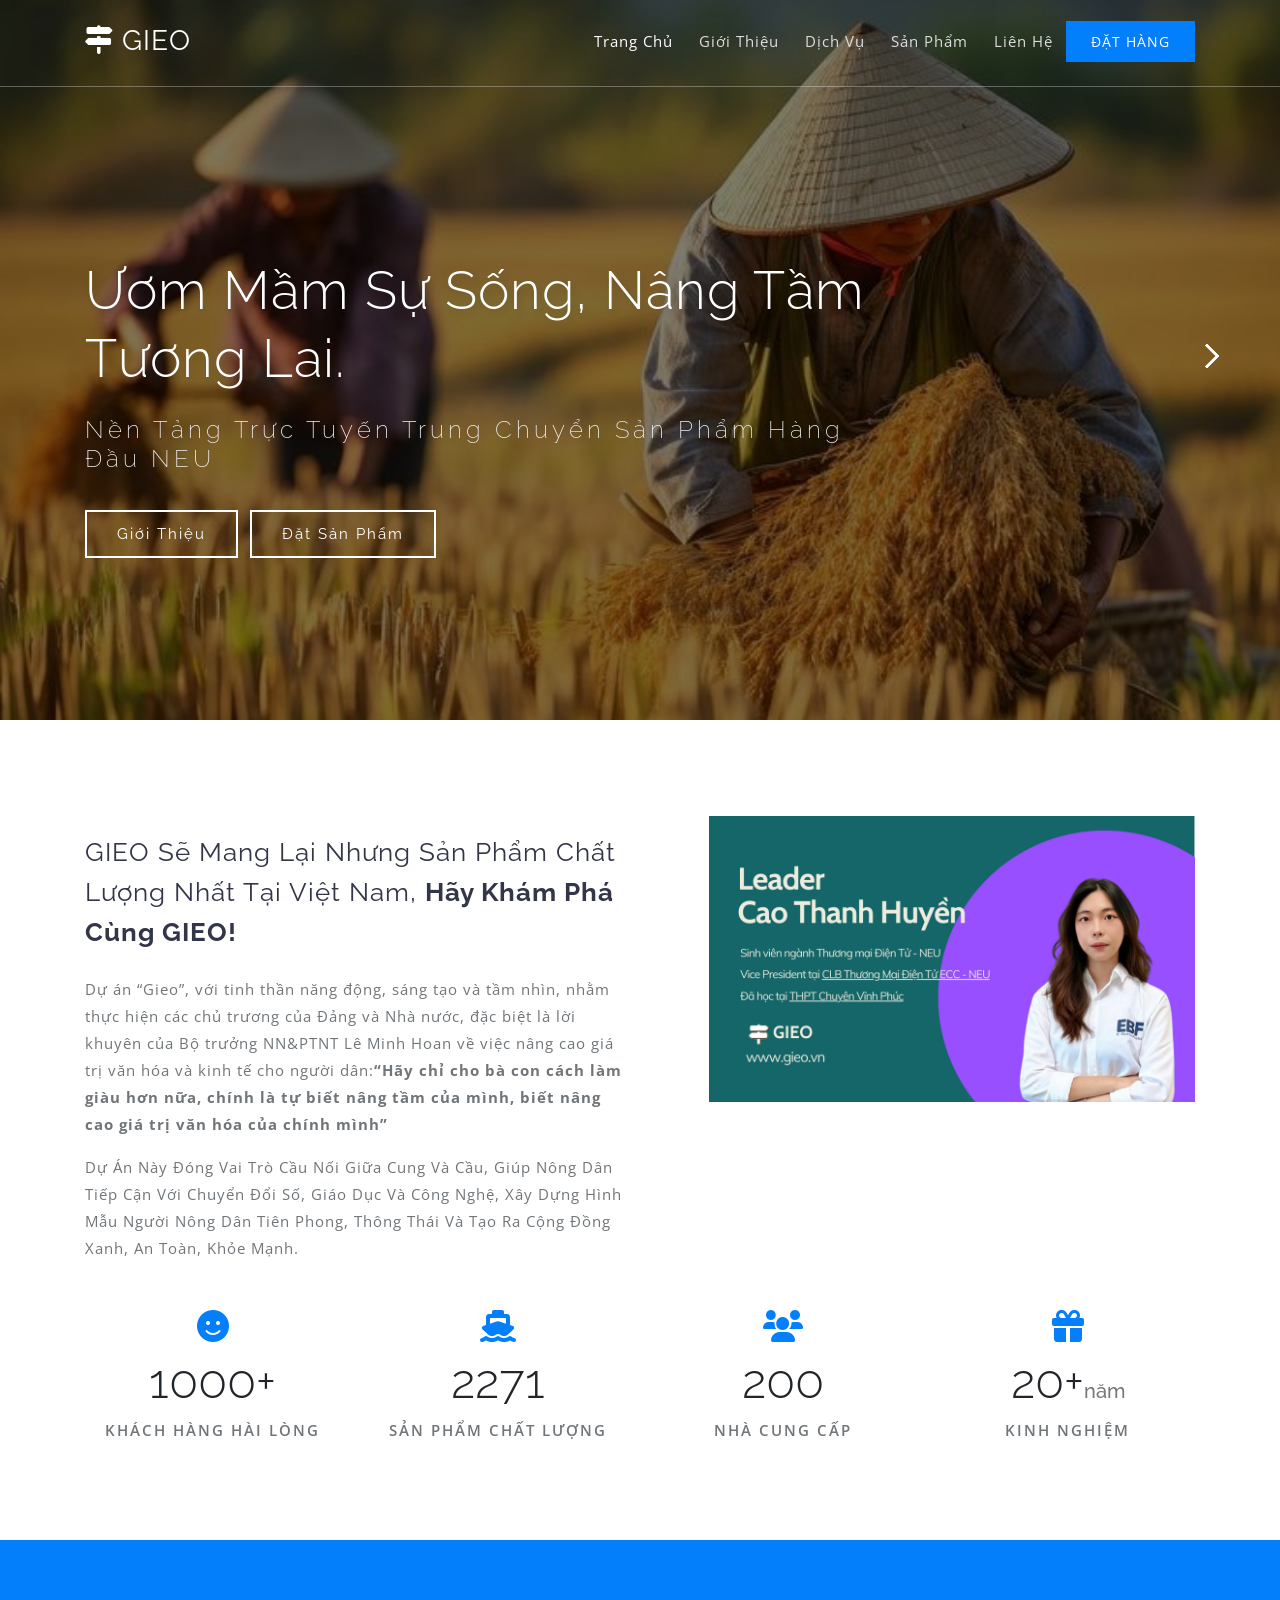
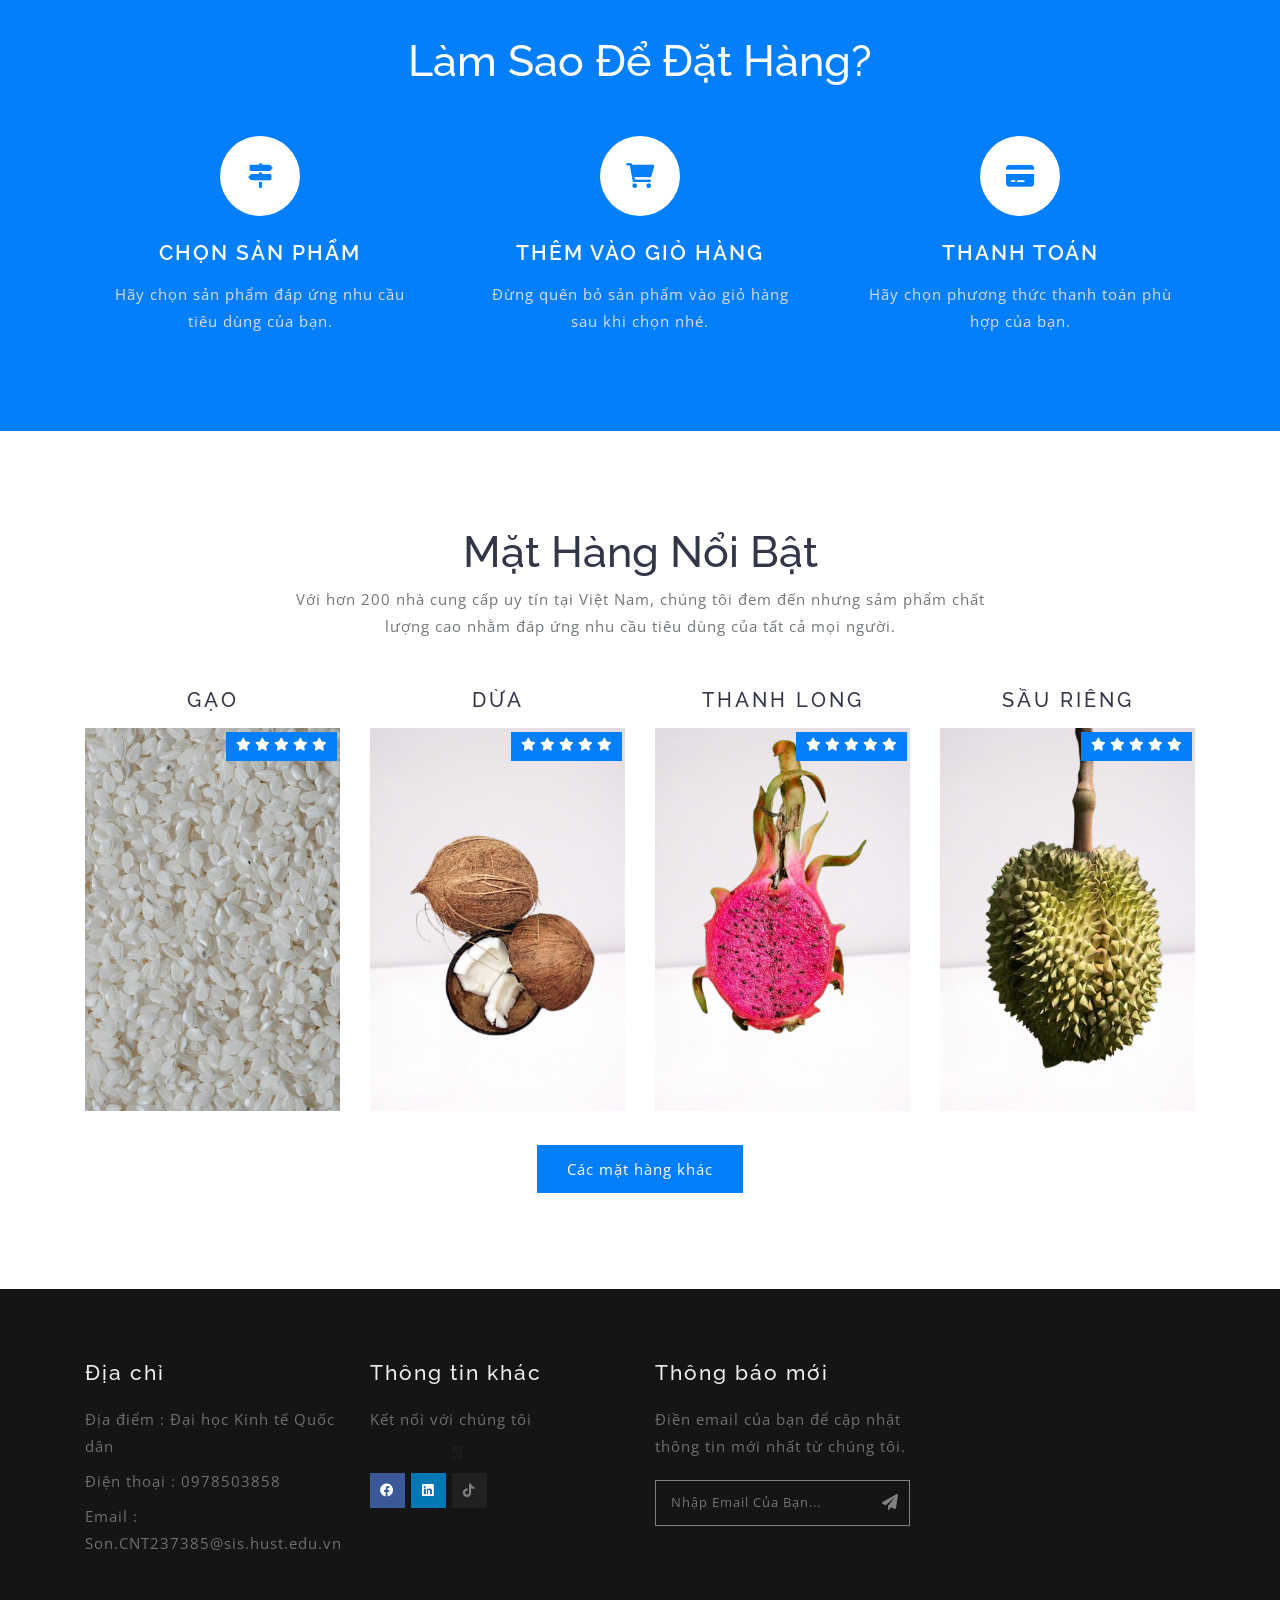
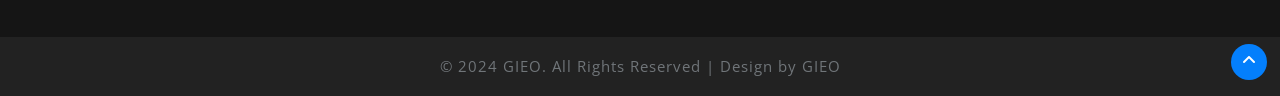
<file: index.html>
<!DOCTYPE html>
<html lang="vi">
<head>
<title>GIEO - Ươm mầm sự sống, nâng tầm tương lai</title>
<meta name="viewport" content="width=device-width, initial-scale=1">
<meta charset="utf-8">
<meta name="keywords" content="GIEO - Ươm mầm sự sống, nâng tầm tương lai" />

    <script>
        addEventListener("load", function () {
            setTimeout(hideURLbar, 0);
        }, false);

        function hideURLbar() {
            window.scrollTo(0, 1);
        }
    </script>
	
	<!-- css files -->
    <link href="css/bootstrap.css" rel='stylesheet' type='text/css' /><!-- bootstrap css -->
    <link href="css/style.css" rel='stylesheet' type='text/css' /><!-- custom css -->
    <link href="css/font-awesome.min.css" rel="stylesheet"><!-- fontawesome css -->
	<!-- //css files -->
	
	<link href="css/css_slider.css" type="text/css" rel="stylesheet" media="all">

	<!-- google fonts -->
	<link href="//fonts.googleapis.com/css?family=Open+Sans:300,300i,400,400i,600,600i,700,700i,800,800i" rel="stylesheet">
	<link href="//fonts.googleapis.com/css?family=Raleway:100,100i,200,200i,300,300i,400,400i,500,500i,600,600i,700,700i,800,800i,900,900i" rel="stylesheet">
	<!-- //google fonts -->

	<!-- tiktok icon -->
	<link rel="stylesheet" href="https://cdnjs.cloudflare.com/ajax/libs/font-awesome/6.0.0-beta3/css/all.min.css">
	<!-- //tiktok icon -->

	
</head>
<body>

<!-- header -->
<header>
	<div class="container">
		<!-- nav -->
		<nav class="py-md-4 py-3 d-lg-flex">
			<div id="logo">
				<h1 class="mt-md-0 mt-2"> <a href="index.html"><span class="fa fa-map-signs"></span> GIEO </a></h1>
			</div>
			<label for="drop" class="toggle"><span class="fa fa-bars"></span></label>
			<input type="checkbox" id="drop" />
			<ul class="menu ml-auto mt-1">
				<li class="active"><a href="index.html">Trang chủ</a></li>
				<li class=""><a href="about.html">Giới thiệu</a></li>
				<li class=""><a href="services.html">Dịch vụ</a></li>
				<li class=""><a href="packages.html">Sản phẩm</a></li>
				<li class=""><a href="contact.html">Liên hệ</a></li>
				<li class="booking"><a href="booking.html">Đặt hàng</a></li>
			</ul>
		</nav>
		<!-- //nav -->
	</div>
</header>
<!-- //header -->

<!-- banner -->
<section class="banner_w3lspvt" id="home">
	<div class="csslider infinity" id="slider1">
		<input type="radio" name="slides" checked="checked" id="slides_1" />
		<input type="radio" name="slides" id="slides_2" />
		<input type="radio" name="slides" id="slides_3" />
		<input type="radio" name="slides" id="slides_4" />
		<ul>
			<li>
				<div class="banner-top">
					<div class="overlay">
						<div class="container">
							<div class="w3layouts-banner-info">
								<h3 class="text-wh">Ươm mầm sự sống, nâng tầm tương lai.</h3>
								<h4 class="text-wh">Nền tảng trực tuyến trung chuyển sản phẩm hàng đầu NEU</h4>
								<div class="buttons mt-4">
									<a href="about.html" class="btn mr-2">Giới thiệu</a>
									<a href="booking.html" class="btn">Đặt sản phẩm</a>
								</div>
							</div>
						</div>
					</div>
				</div>
			</li>
			<li>
				<div class="banner-top1">
					<div class="overlay">
						<div class="container">
							<div class="w3layouts-banner-info">
								<h3 class="text-wh">Giải pháp nông nghiệp Việt</h3>
								<h4 class="text-wh">Nhanh - Hiện đại - Thuận tiện</h4>
								<div class="buttons mt-4">
									<a href="services.html" class="btn mr-2">Dịch vụ</a>
									<a href="booking.html" class="btn">Đặt sản phẩm</a>
								</div>
							</div>
						</div>
					</div>
				</div>
			</li>
			<li>
				<div class="banner-top2">
					<div class="overlay">
						<div class="container">
							<div class="w3layouts-banner-info">
								<h3 class="text-wh">Đa dạng các mặt hàng chất lượng</h3>
								<h4 class="text-wh">Xanh - Sạch - Không chất bảo quản</h4>
								<div class="buttons mt-4">
									<a href="packages.html" class="btn mr-2">Sản phẩm</a>
									<a href="booking.html" class="btn">Đặt sản phẩm</a>
								</div>
							</div>
						</div>
					</div>
				</div>
			</li>
			<li>
				<div class="banner-top3">
					<div class="overlay1">
						<div class="container">
							<div class="w3layouts-banner-info">
								<h3 class="text-wh">Chuyên gia marketing số 1 NEU</h3>
								<h4 class="text-wh">Thân thiện - Chuyên nghiệp - Tận tâm</h4>
								<div class="buttons mt-4">
									<a href="contact.html" class="btn mr-2">Liên hệ</a>
									<a href="booking.html" class="btn">Đặt sản phẩm</a>
								</div>
							</div>
						</div>
					</div>
				</div>
			</li>
		</ul>
		<div class="arrows">
			<label for="slides_1"></label>
			<label for="slides_2"></label>
			<label for="slides_3"></label>
			<label for="slides_4"></label>
		</div>
	</div>
</section>
<!-- //banner -->

<!-- about -->
<section class="about py-5">
	<div class="container py-lg-5 py-sm-4">
		<div class="row">
			<div class="col-lg-6 about-left">
				<h3 class="mt-lg-3">GIEO sẽ mang lại nhưng sản phẩm chất lượng nhất tại Việt Nam, <strong>Hãy khám phá cùng GIEO!</strong></h3>
				<p class="mt-4">Dự án “Gieo”, với tinh thần năng động, sáng tạo và tầm nhìn, nhằm thực hiện các chủ trương của Đảng và Nhà nước, đặc biệt là lời khuyên của Bộ trưởng NN&PTNT Lê Minh Hoan về việc nâng cao giá trị văn hóa và kinh tế cho người dân:<strong>“Hãy chỉ cho bà con cách làm giàu hơn nữa, chính là tự biết nâng tầm của mình, biết nâng cao giá trị văn hóa của chính mình”</strong></p>
				<p class="mt-3"> Dự Án Này Đóng Vai Trò Cầu Nối Giữa Cung Và Cầu, Giúp Nông Dân Tiếp Cận Với Chuyển Đổi Số, Giáo Dục Và Công Nghệ, Xây Dựng Hình Mẫu Người Nông Dân Tiên Phong, Thông Thái Và Tạo Ra Cộng Đồng Xanh, An Toàn, Khỏe Mạnh.</p>
			</div>
			<div class="col-lg-6 about-right text-lg-right mt-lg-0 mt-5">
				<img src="images/index.png" alt="" class="img-fluid abt-image" />
			</div>
		</div>
		<div class="row mt-5 text-center">
			<div class="col-lg-3 col-6">
				<div class="counter">
					<span class="fa fa-smile-o"></span>
					<div class="timer count-title count-number">1000+</div>
					<p class="count-text text-uppercase">Khách hàng hài lòng</p>
				</div>
			</div>
			<div class="col-lg-3 col-6">
				<div class="counter">
					<span class="fa fa-ship"></span>
					<div class="timer count-title count-number">2271</div>
					<p class="count-text text-uppercase">Sản phẩm chất lượng</p>
				</div>
			</div>
			<div class="col-lg-3 col-6 mt-lg-0 mt-5">
				<div class="counter">
					<span class="fa fa-users"></span>
					<div class="timer count-title count-number">200</div>
					<p class="count-text text-uppercase">Nhà cung cấp</p>
				</div>
			</div>
			<div class="col-lg-3 col-6 mt-lg-0 mt-5">
				<div class="counter">
					<span class="fa fa-gift"></span>
					<div class="timer count-title count-number">20+<span>năm</span></div>
					<p class="count-text text-uppercase">Kinh nghiệm</p>
				</div>
			</div>
		</div>
	</div>
</section>
<!-- //about -->

<!-- how to book -->
<section class="book py-5">
	<div class="container py-lg-5 py-sm-3">
		<h2 class="heading text-capitalize text-center"> Làm sao để đặt hàng?</h2>
		<div class="row mt-5 text-center">
			<div class="col-lg-4 col-sm-6">
				<div class="grid-info">
					<div class="icon">
						<span class="fa fa-map-signs"></span>
					</div>
					<h4>Chọn sản phẩm</h4>
					<p class="mt-3">Hãy chọn sản phẩm đáp ứng nhu cầu tiêu dùng của bạn.</p>
				</div>
			</div>
			<div class="col-lg-4 col-sm-6 mt-sm-0 mt-5">
				<div class="grid-info">
					<div class="icon">
						<span class="fa fa-shopping-cart"></span>
					</div>
					<h4>Thêm vào giỏ hàng</h4>
					<p class="mt-3">Đừng quên bỏ sản phẩm vào giỏ hàng sau khi chọn nhé.</p>
				</div>
			</div>
			<div class="col-lg-4 col-sm-6 mt-lg-0 mt-5">
				<div class="grid-info">
					<div class="icon">
						<span class="fa fa-credit-card"></span>
					</div>
					<h4>Thanh toán</h4>
					<p class="mt-3">Hãy chọn phương thức thanh toán phù hợp của bạn.</p>
				</div>
			</div>
		</div>
	</div>
</section>
<!-- //how to book -->
	
<!-- destinations -->
<section class="destinations py-5" id="destinations">
	<div class="container py-xl-5 py-lg-3">
		<h3 class="heading text-capitalize text-center"> Mặt hàng nổi bật</h3>
		<p class="text mt-2 mb-5 text-center">Với hơn 200 nhà cung cấp uy tín tại Việt Nam, chúng tôi đem đến nhưng sảm phẩm chất lượng cao nhằm đáp ứng nhu cầu tiêu dùng của tất cả mọi người.</p>
		<div class="row inner-sec-w3layouts-w3pvt-lauinfo">
			<div class="col-md-3 col-sm-6 col-6 destinations-grids text-center">
				<h4 class="destination mb-3">Gạo</h4>
				<div class="image-position position-relative">
					<img src="images/rice.jpeg" class="img-fluid" alt="">
					<div class="rating">
						<ul>
							<li><span class="fa fa-star"></span></li>
							<li><span class="fa fa-star"></span></li>
							<li><span class="fa fa-star"></span></li>
							<li><span class="fa fa-star"></span></li>
							<li><span class="fa fa-star"></span></li>
						</ul>
					</div>
				</div>
				<div class="destinations-info">
					<div class="caption mb-lg-3">
						<h4>Gạo</h4>
						<a href="booking.html">Đặt ngay</a>
					</div>
				</div>
			</div>
			<div class="col-md-3 col-sm-6 col-6 destinations-grids text-center">
				<h4 class="destination mb-3">Dừa</h4>
				<div class="image-position position-relative">
					<img src="images/coconut.png" class="img-fluid" alt="">
					<div class="rating">
						<ul>
							<li><span class="fa fa-star"></span></li>
							<li><span class="fa fa-star"></span></li>
							<li><span class="fa fa-star"></span></li>
							<li><span class="fa fa-star"></span></li>
							<li><span class="fa fa-star"></span></li>
						</ul>
					</div>
				</div>
				<div class="destinations-info">
					<div class="caption mb-lg-3">
						<h4>Dừa</h4>
						<a href="booking.html">Đặt ngay</a>
					</div>
				</div>
			</div>
			<div class="col-md-3 col-sm-6 col-6 destinations-grids text-center mt-md-0 mt-4">
				<h4 class="destination mb-3">Thanh long</h4>
				<div class="image-position position-relative">
					<img src="images/dragonfruit.png" class="img-fluid" alt="">
					<div class="rating">
						<ul>
							<li><span class="fa fa-star"></span></li>
							<li><span class="fa fa-star"></span></li>
							<li><span class="fa fa-star"></span></li>
							<li><span class="fa fa-star"></span></li>
							<li><span class="fa fa-star"></span></li>
						</ul>
					</div>
				</div>
				<div class="destinations-info">
					<div class="caption mb-lg-3">
						<h4>Thanh long</h4>
						<a href="booking.html">Đặt ngay</a>
					</div>
				</div>
			</div>
			<div class="col-md-3 col-sm-6 col-6 destinations-grids text-center mt-md-0 mt-4">
				<h4 class="destination mb-3">Sầu riêng</h4>
				<div class="image-position position-relative">
					<img src="images/durian.png" class="img-fluid" alt="">
					<div class="rating">
						<ul>
							<li><span class="fa fa-star"></span></li>
							<li><span class="fa fa-star"></span></li>
							<li><span class="fa fa-star"></span></li>
							<li><span class="fa fa-star"></span></li>
							<li><span class="fa fa-star"></span></li>
						</ul>
					</div>
				</div>
				<div class="destinations-info">
					<div class="caption mb-lg-3">
						<h4>Sầu riêng</h4>
						<a href="booking.html">Đặt ngay</a>
					</div>
				</div>
			</div>
		</div>
		<div class="view-package text-center mt-4">
			<a href="packages.html">Các mặt hàng khác</a>
		</div>
	</div>
</section>
<!-- destinations -->

<!--footer -->
<footer>
<section class="footer footer_w3layouts_section_1its py-5">
	<div class="container py-lg-4 py-3">
		<div class="row footer-top">
			<div class="col-lg-3 col-sm-6 footer-grid_section_1its_w3">
				<div class="footer-title">
					<h3>Địa chỉ</h3>
				</div>
				<div class="footer-text">
					<p>Địa điểm : Đại học Kinh tế Quốc dân</p>
					<p>Điện thoại : 0978503858</p>
					<p>Email : <a href="mailto:Son.CNT237385@sis.hust.edu.vn">Son.CNT237385@sis.hust.edu.vn</a></p>
				</div>
			</div>
			<div class="col-lg-3 col-sm-6 footer-grid_section mt-sm-0 mt-4">
				<div class="footer-title">
					<h3>Thông tin khác</h3>
				</div>
				<div class="footer-text">
					<p>Kết nối với chúng tôi</p>
				</div>
				<ul class="social_section_1info">
					<li class="mb-2 facebook"><a href="https://www.facebook.com/bluestar1419"><span class="fab fa-facebook"></span></a></li>
					<li class="linkedin"><a href="https://www.linkedin.com/in/s%C6%A1n-th%C3%A1i-48776a19a/"><span class="fab fa-linkedin"></span></a></li>
					<li class="fa-tiktok"><a href="https://www.tiktok.com/"><span class="fab fa-tiktok"></span></a></li>
				</ul>
			</div>
			<div class="col-lg-3 col-sm-6 mt-lg-0 mt-4 footer-grid_section_1its_w3">
				<div class="footer-title">
					<h3>Thông báo mới</h3>
				</div>
				<div class="footer-text">
					<p>Điền email của bạn để cập nhật thông tin mới nhất từ chúng tôi.</p>
					<form action="#" method="post">
						<input type="email" name="Email" placeholder="Nhập email của bạn..." required="">
						<button class="btn1"><i class="fa fa-paper-plane" aria-hidden="true"></i></button>
						<div class="clearfix"> </div>
					</form>
				</div>
			</div>
		</div>
	</div>
</section>
</footer>
<!-- //footer -->

<!-- copyright -->
<div class="copyright py-3 text-center">
	<p>© 2024 GIEO. All Rights Reserved | Design by GIEO</p>
</div>
<!-- //copyright -->

<!-- move top -->
<div class="move-top text-right">
	<a href="#home" class="move-top"> 
		<span class="fa fa-angle-up  mb-3" aria-hidden="true"></span>
	</a>
</div>
<!-- move top -->

	
</body>
</html>
</file>
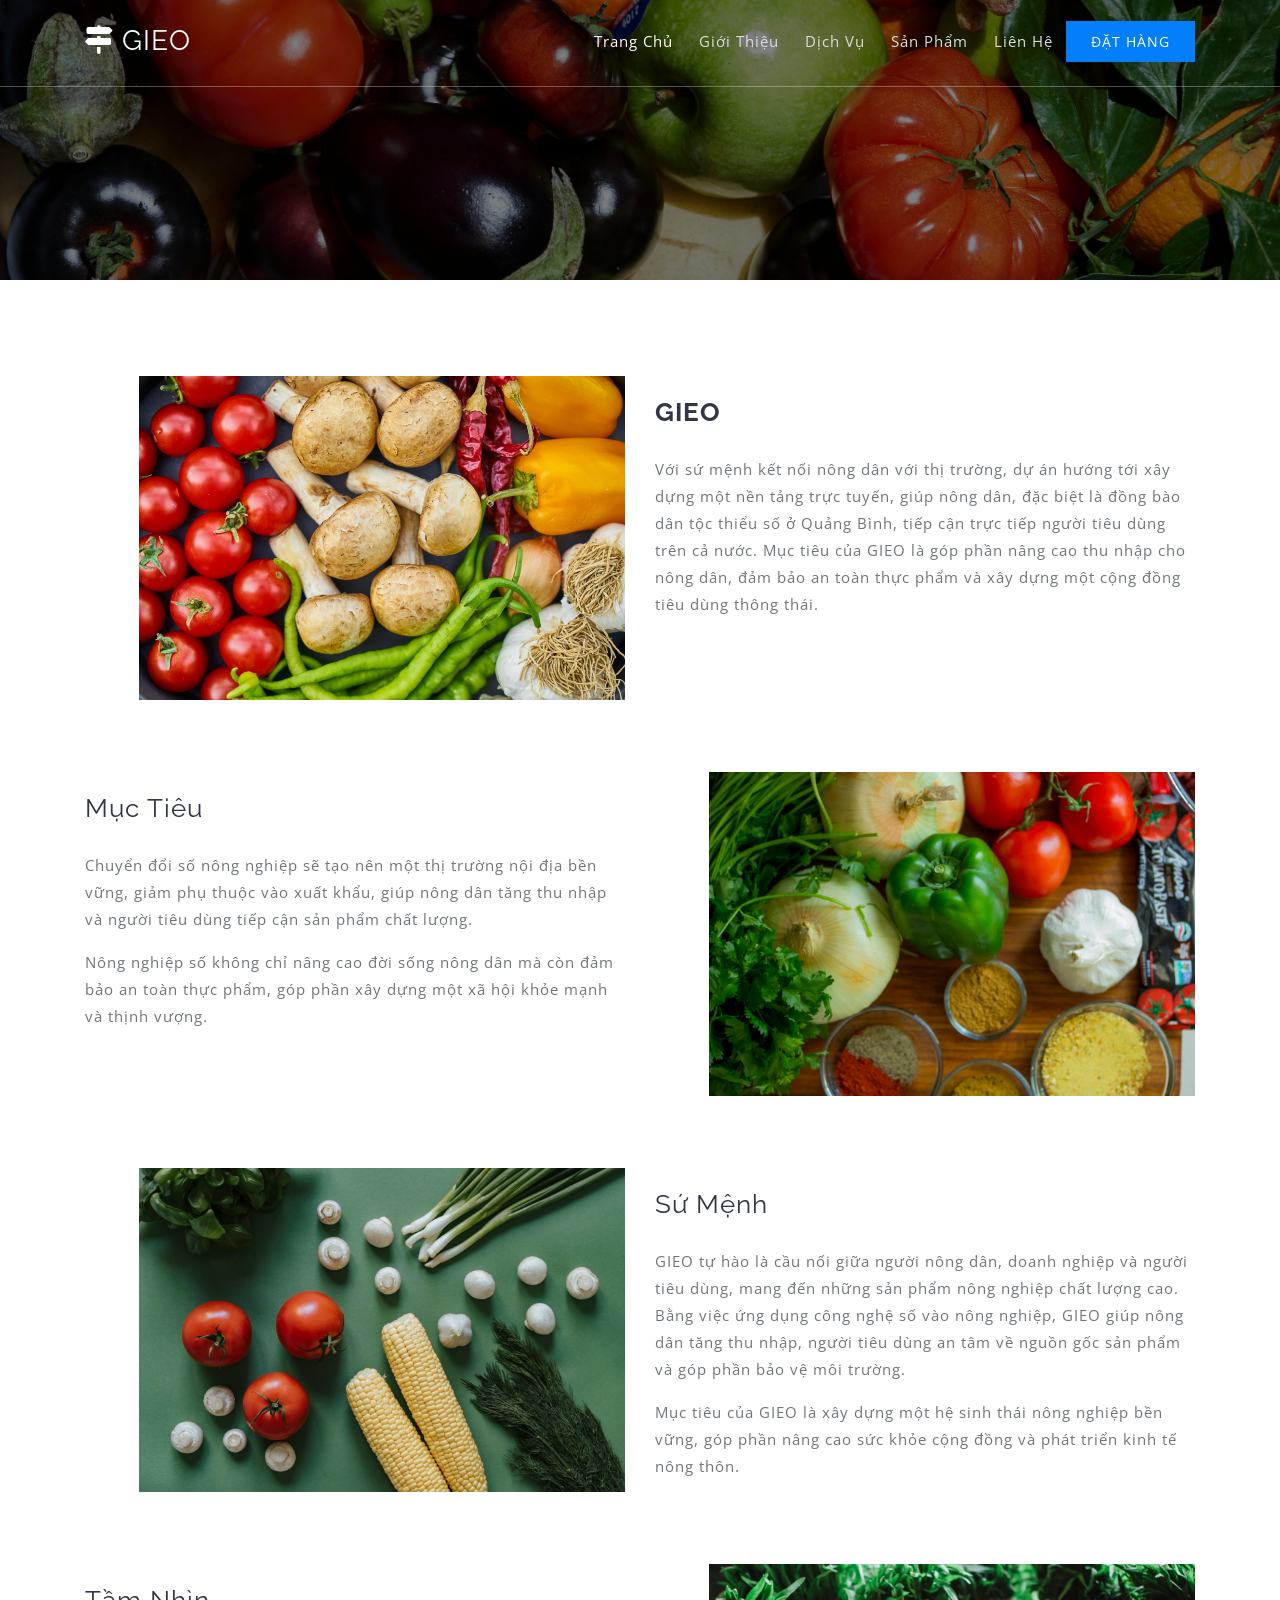
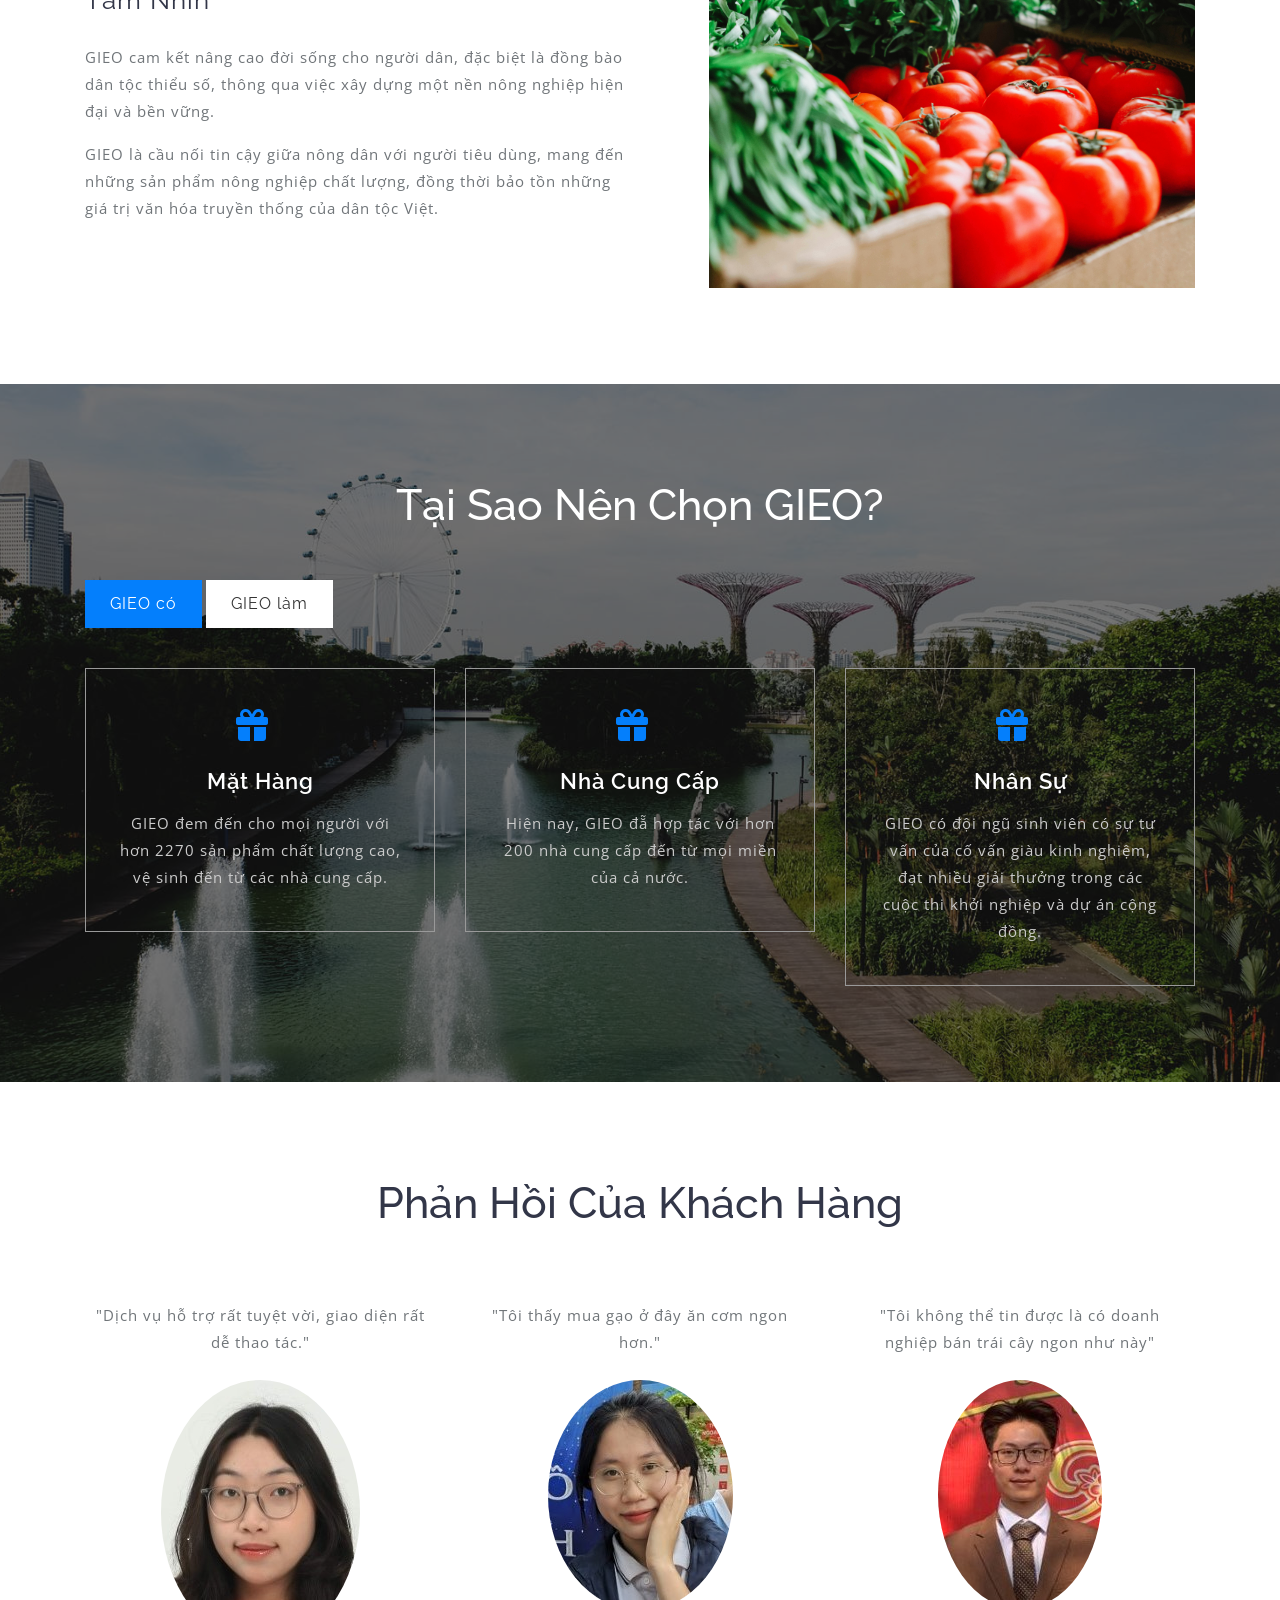
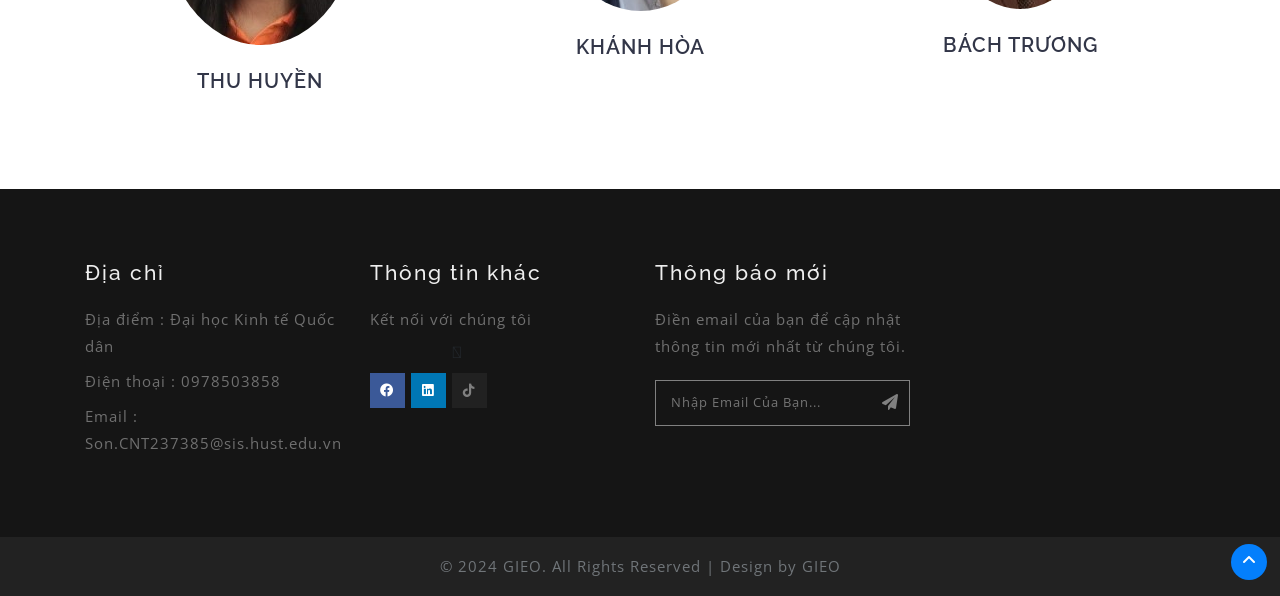
<file: about.html>
<!DOCTYPE html>
<html lang="vi">
<head>
<title>GIEO - Ươm mầm sự sống, nâng tầm tương lai</title>
<meta name="viewport" content="width=device-width, initial-scale=1">
<meta charset="utf-8">
<meta name="keywords" content="GIEO - Ươm mầm sự sống, nâng tầm tương lai" />

    <script>
        addEventListener("load", function () {
            setTimeout(hideURLbar, 0);
        }, false);

        function hideURLbar() {
            window.scrollTo(0, 1);
        }
    </script>
	
	<!-- css files -->
    <link href="css/bootstrap.css" rel='stylesheet' type='text/css' /><!-- bootstrap css -->
    <link href="css/style.css" rel='stylesheet' type='text/css' /><!-- custom css -->
    <link href="css/font-awesome.min.css" rel="stylesheet"><!-- fontawesome css -->
	<!-- //css files -->
	
	<link href="css/css_slider.css" type="text/css" rel="stylesheet" media="all">

	<!-- google fonts -->
	<link href="//fonts.googleapis.com/css?family=Open+Sans:300,300i,400,400i,600,600i,700,700i,800,800i" rel="stylesheet">
	<link href="//fonts.googleapis.com/css?family=Raleway:100,100i,200,200i,300,300i,400,400i,500,500i,600,600i,700,700i,800,800i,900,900i" rel="stylesheet">
	<!-- //google fonts -->

	<!-- tiktok icon -->
	<link rel="stylesheet" href="https://cdnjs.cloudflare.com/ajax/libs/font-awesome/6.0.0-beta3/css/all.min.css">
	<!-- //tiktok icon -->

	
</head>
<body>

<!-- header -->
<header>
	<div class="container">
		<!-- nav -->
		<nav class="py-md-4 py-3 d-lg-flex">
			<div id="logo">
				<h1 class="mt-md-0 mt-2"> <a href="index.html"><span class="fa fa-map-signs"></span> GIEO </a></h1>
			</div>
			<label for="drop" class="toggle"><span class="fa fa-bars"></span></label>
			<input type="checkbox" id="drop" />
			<ul class="menu ml-auto mt-1">
				<li class="active"><a href="index.html">Trang chủ</a></li>
				<li class=""><a href="about.html">Giới thiệu</a></li>
				<li class=""><a href="services.html">Dịch vụ</a></li>
				<li class=""><a href="packages.html">Sản phẩm</a></li>
				<li class=""><a href="contact.html">Liên hệ</a></li>
				<li class="booking"><a href="booking.html">Đặt hàng</a></li>
			</ul>
		</nav>
		<!-- //nav -->
	</div>
</header>
<!-- //header -->

<!-- banner -->
<section class="banner_inner" id="home">
	<div class="banner_inner_overlay">
	</div>
</section>
<!-- //banner -->

<!-- about -->
<section class="about py-5">
	<div class="container py-lg-5 py-sm-4">
		<div class="row">
			<div class="col-lg-6 about-right text-lg-right mt-lg-0 mt-5">
				<img src="images/about1.jpg" alt="" class="img-fluid abt-image" />
			</div>
			<div class="col-lg-6 about-left">
				<h3 class="mt-lg-3"><strong>GIEO</strong></h3>
				<p class="mt-4">Với sứ mệnh kết nối nông dân với thị trường, dự án hướng tới xây dựng một nền tảng trực tuyến, giúp nông dân, đặc biệt là đồng bào dân tộc thiểu số ở Quảng Bình, tiếp cận trực tiếp người tiêu dùng trên cả nước. Mục tiêu của GIEO là góp phần nâng cao thu nhập cho nông dân, đảm bảo an toàn thực phẩm và xây dựng một cộng đồng tiêu dùng thông thái.</p>
			</div>
		</div>
		<br><br><br>
		<div class="row">
			<div class="col-lg-6 about-left">
				<h3 class="mt-lg-3">Mục tiêu</h3>
				<p class="mt-4">Chuyển đổi số nông nghiệp sẽ tạo nên một thị trường nội địa bền vững, giảm phụ thuộc vào xuất khẩu, giúp nông dân tăng thu nhập và người tiêu dùng tiếp cận sản phẩm chất lượng.</p>
				<p class="mt-3"> Nông nghiệp số không chỉ nâng cao đời sống nông dân mà còn đảm bảo an toàn thực phẩm, góp phần xây dựng một xã hội khỏe mạnh và thịnh vượng.</p>
			</div>
			<div class="col-lg-6 about-right text-lg-right mt-lg-0 mt-5">
				<img src="images/about2.jpg" alt="" class="img-fluid abt-image" />
			</div>
		</div>
		<br><br><br>
		<div class="row">
			<div class="col-lg-6 about-right text-lg-right mt-lg-0 mt-5">
				<img src="images/about3.jpg" alt="" class="img-fluid abt-image" />
			</div>
			<div class="col-lg-6 about-left">
				<h3 class="mt-lg-3">Sứ mệnh</h3>
				<p class="mt-4">GIEO tự hào là cầu nối giữa người nông dân, doanh nghiệp và người tiêu dùng, mang đến những sản phẩm nông nghiệp chất lượng cao. Bằng việc ứng dụng công nghệ số vào nông nghiệp, GIEO giúp nông dân tăng thu nhập, người tiêu dùng an tâm về nguồn gốc sản phẩm và góp phần bảo vệ môi trường. </p>
				<p class="mt-3"> Mục tiêu của GIEO là xây dựng một hệ sinh thái nông nghiệp bền vững, góp phần nâng cao sức khỏe cộng đồng và phát triển kinh tế nông thôn.</p>
			</div>
		</div>
		<br><br><br>
		<div class="row">
			<div class="col-lg-6 about-left">
				<h3 class="mt-lg-3">Tầm nhìn</h3>
				<p class="mt-4">GIEO cam kết nâng cao đời sống cho người dân, đặc biệt là đồng bào dân tộc thiểu số, thông qua việc xây dựng một nền nông nghiệp hiện đại và bền vững. </p>
				<p class="mt-3">GIEO là cầu nối tin cậy giữa nông dân với người tiêu dùng, mang đến những sản phẩm nông nghiệp chất lượng, đồng thời bảo tồn những giá trị văn hóa truyền thống của dân tộc Việt.</p>
			</div>
			<div class="col-lg-6 about-right text-lg-right mt-lg-0 mt-5">
				<img src="images/about4.jpg" alt="" class="img-fluid abt-image" />
			</div>
		</div>
	</div>
</section>
<!-- //about -->


<!-- tabs -->
<section class="choose" id="choose">
	<div class="overlay-all py-5">
		<div class="container py-lg-5 py-sm-4">
			<h2 class="heading text-capitalize text-center mb-lg-5 mb-4"> Tại sao nên chọn GIEO?</h2>
			<div class="edu-exp-grids">
				<div class="tab-main">
					<input id="tab1" type="radio" name="tabs" class="w3pvt-sm" checked>
					<label for="tab1">GIEO có</label>
					<input id="tab2" type="radio" class="w3pvt-sm" name="tabs">
					<label for="tab2">GIEO làm </label>
					<section id="content1">
						<div class="row text-center">
							<div class="col-lg-4 col-md-6 inner-w3pvt-wrap">
								<div class="inner-sec-grid">
									<span class="fa fa-gift"></span>
									<h4 class="mt-md-4 mt-2">Mặt hàng</h4>
									<p class="mt-3">GIEO đem đến cho mọi người với hơn 2270 sản phẩm chất lượng cao, vệ sinh đến từ các nhà cung cấp.</p>
								</div>
							</div>
							<div class="col-lg-4 col-md-6 inner-w3pvt-wrap">
								<div class="inner-sec-grid">
									<span class="fa fa-gift"></span>
									<h4 class="mt-md-4 mt-2">Nhà cung cấp</h4>
									<p class="mt-3">Hiện nay, GIEO đẵ hợp tác với hơn 200 nhà cung cấp đến từ mọi miền của cả nước.</p>
								</div>
							</div>
							<div class="col-lg-4 col-md-6 inner-w3pvt-wrap">
								<div class="inner-sec-grid">
									<span class="fa fa-gift"></span>
									<h4 class="mt-md-4 mt-2">Nhân sự</h4>
									<p class="mt-3">GIEO có đội ngũ sinh viên có sự tư vấn của cố vấn giàu kinh nghiệm, đạt nhiều giải thưởng trong các cuộc thi khởi nghiệp và dự án cộng đồng.
</p>
								</div>
							</div>
						</div>
					</section>
					<section id="content2">
						<div class="row text-center">
							<div class="col-lg-4 col-md-6 inner-w3pvt-wrap">
								<div class="inner-sec-grid">
									<span class="fa fa-gift"></span>
									<h4 class="mt-md-4 mt-2">Chuyển đổi số</h4>
									<p class="mt-3">GIEO thúc đẩy chuyển số đổi số nền nông nghiệp Việt Nam.</p>
								</div>
							</div>
							<div class="col-lg-4 col-md-6 inner-w3pvt-wrap">
								<div class="inner-sec-grid">
									<span class="fa fa-gift"></span>
									<h4 class="mt-md-4 mt-2">Kết nối</h4>
									<p class="mt-3">GIEO sẽ làm cầu nối giữa người tiêu dùng và các nhà cung cấp, người tiêu dùng sẽ tiếp cận với sản phẩm chất lượng trong khi nhà cung cấp sẽ dễ dàng đưa sản phẩm của mình đến mọi nơi. </p>
								</div>
							</div>
							<div class="col-lg-4 inner-w3pvt-wrap">
								<div class="inner-sec-grid">
									<span class="fa fa-gift"></span>
									<h4 class="mt-md-4 mt-2">Giá cả</h4>
									<p class="mt-3">GIEO mang đến cho người tiêu dùng với những mặt hàng chất lượng với giá cả phù hợp, cũng như góp phần nâng cao thu nhập cho người nông dân.</p>
								</div>
							</div>
						</div>
					</section>
				</div>
			</div>
		</div>
	</div>
</section>
<!-- tabs -->

<!-- testimonials -->
<section class="testimonials py-5" id="testi">
	<div class="container py-lg-5 py-md-3">
			<h3 class="heading text-capitalize text-center mb-lg-5 mb-4"> Phản hồi của khách hàng</h3>
		<div class="row pt-xl-4">
			<div class="col-md-4 test-grid px-lg-4">
				<div class="testi-info text-center">
					<p class="text-li">"Dịch vụ hỗ trợ rất tuyệt vời, giao diện rất dễ thao tác."</p>
					<div class="test-img text-center mt-4">
						<img src="images/customer1.jpg" class="img-fluid" alt="user-image">
					</div>
					<h3 class="mt-md-4 mt-3">Thu Huyền</h3>
				</div>
			</div>
			<div class="col-md-4 test-grid px-lg-4 my-md-0 my-5">
				<div class="testi-info text-center">
					<p class="text-li">"Tôi thấy mua gạo ở đây ăn cơm ngon hơn."</p>
					<div class="test-img text-center mt-4">
						<img src="images/customer2.jpg" class="img-fluid" alt="user-image">
					</div>
					<h3 class="mt-md-4 mt-3">Khánh Hòa</h3>
				</div>
			</div>
			<div class="col-md-4 test-grid px-lg-4">
				<div class="testi-info text-center">
					<p class="text-li">"Tôi không thể tin được là có doanh nghiệp bán trái cây ngon như này"</p>
					<div class="test-img text-center mt-4">
						<img src="images/customer3.jpg" class="img-fluid" alt="user-image">
					</div>
					<h3 class="mt-md-4 mt-3">Bách Trương</h3>
				</div>
			</div>
		</div>
	</div>
</section>
<!-- //testimonials -->


<!--footer -->
<footer>
<section class="footer footer_w3layouts_section_1its py-5">
	<div class="container py-lg-4 py-3">
		<div class="row footer-top">
			<div class="col-lg-3 col-sm-6 footer-grid_section_1its_w3">
				<div class="footer-title">
					<h3>Địa chỉ</h3>
				</div>
				<div class="footer-text">
					<p>Địa điểm : Đại học Kinh tế Quốc dân</p>
					<p>Điện thoại : 0978503858</p>
					<p>Email : <a href="mailto:Son.CNT237385@sis.hust.edu.vn">Son.CNT237385@sis.hust.edu.vn</a></p>
				</div>
			</div>
			<div class="col-lg-3 col-sm-6 footer-grid_section mt-sm-0 mt-4">
				<div class="footer-title">
					<h3>Thông tin khác</h3>
				</div>
				<div class="footer-text">
					<p>Kết nối với chúng tôi</p>
				</div>
				<ul class="social_section_1info">
					<li class="mb-2 facebook"><a href="https://www.facebook.com/bluestar1419"><span class="fab fa-facebook"></span></a></li>
					<li class="linkedin"><a href="https://www.linkedin.com/in/s%C6%A1n-th%C3%A1i-48776a19a/"><span class="fab fa-linkedin"></span></a></li>
					<li class="fa-tiktok"><a href="https://www.tiktok.com/"><span class="fab fa-tiktok"></span></a></li>
				</ul>
			</div>
			<div class="col-lg-3 col-sm-6 mt-lg-0 mt-4 footer-grid_section_1its_w3">
				<div class="footer-title">
					<h3>Thông báo mới</h3>
				</div>
				<div class="footer-text">
					<p>Điền email của bạn để cập nhật thông tin mới nhất từ chúng tôi.</p>
					<form action="#" method="post">
						<input type="email" name="Email" placeholder="Nhập email của bạn..." required="">
						<button class="btn1"><i class="fa fa-paper-plane" aria-hidden="true"></i></button>
						<div class="clearfix"> </div>
					</form>
				</div>
			</div>
		</div>
	</div>
</section>
</footer>
<!-- //footer -->

<!-- copyright -->
<div class="copyright py-3 text-center">
	<p>© 2024 GIEO. All Rights Reserved | Design by GIEO</p>
</div>
<!-- //copyright -->

<!-- move top -->
<div class="move-top text-right">
	<a href="#home" class="move-top"> 
		<span class="fa fa-angle-up  mb-3" aria-hidden="true"></span>
	</a>
</div>
<!-- move top -->

	
</body>
</html>
</file>
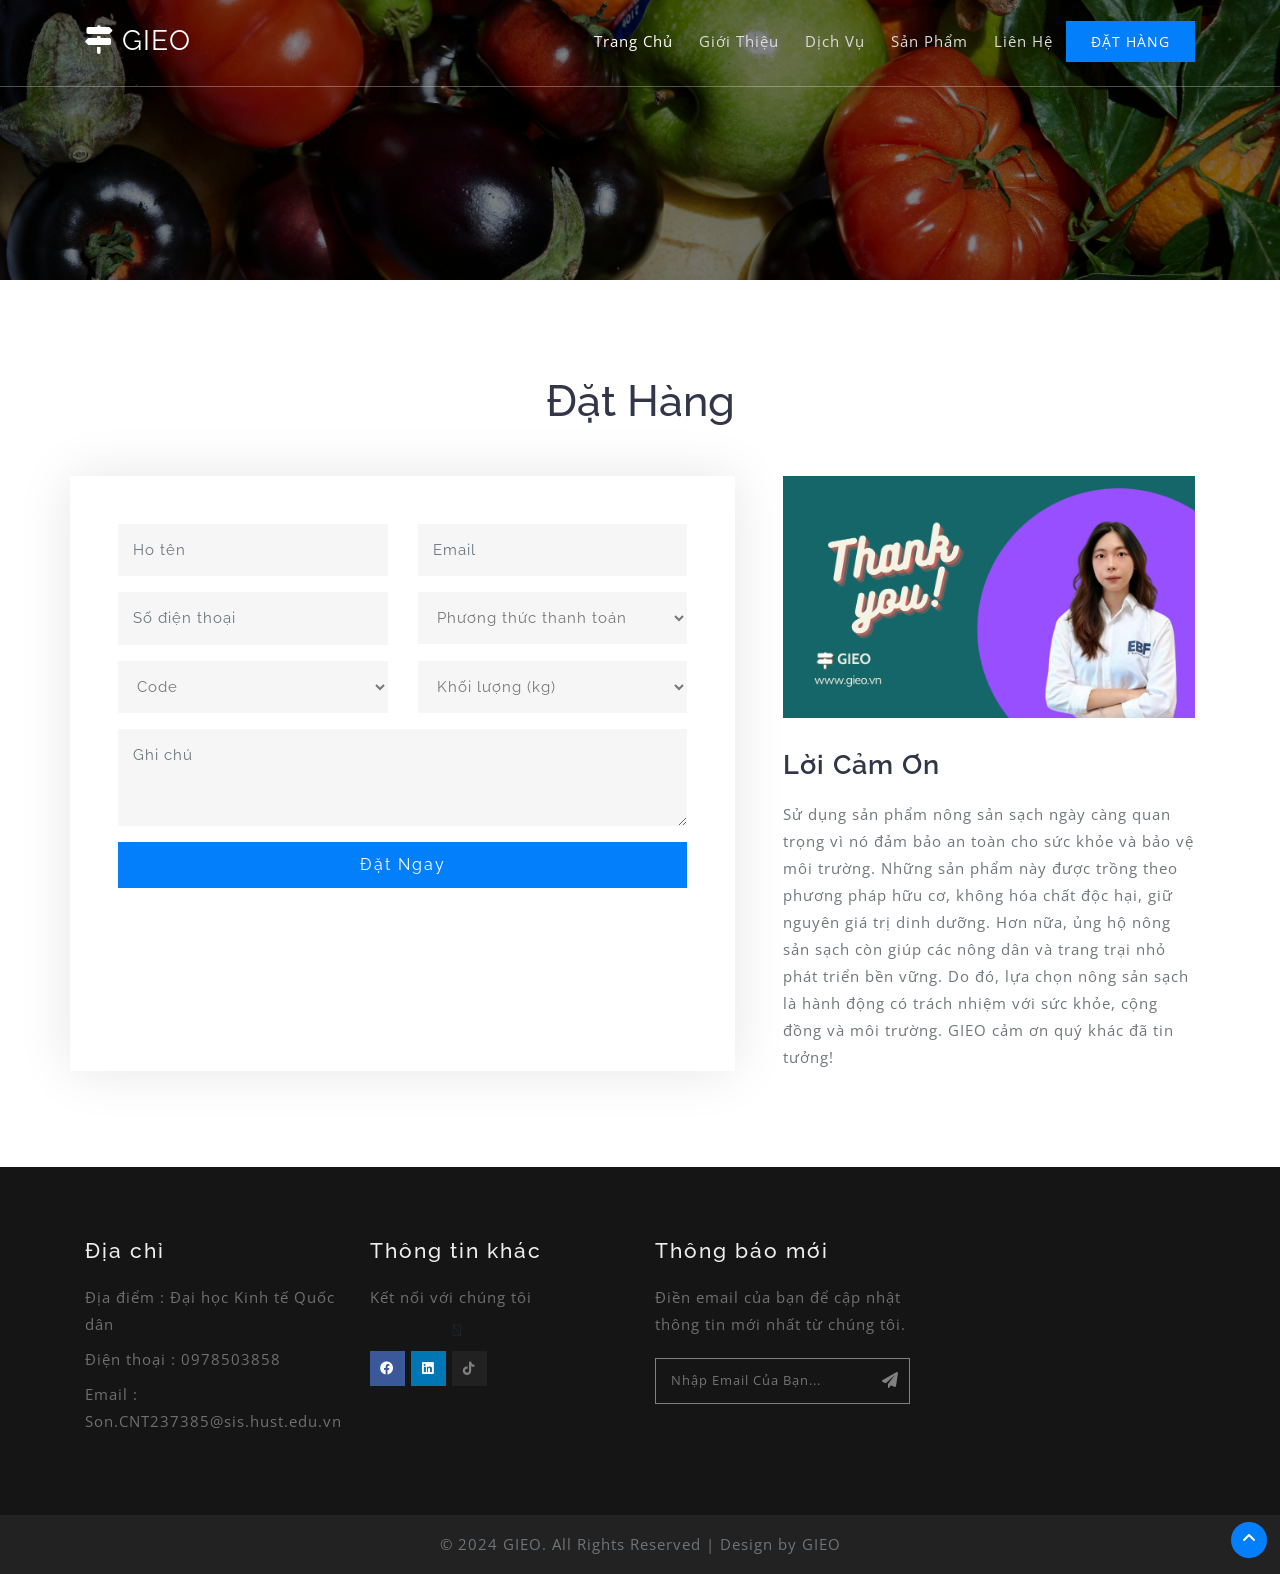
<file: booking.html>
<!DOCTYPE html>
<html lang="vi">
<head>
<title>GIEO - Ươm mầm sự sống, nâng tầm tương lai</title>
<meta name="viewport" content="width=device-width, initial-scale=1">
<meta charset="utf-8">
<meta name="keywords" content="GIEO - Ươm mầm sự sống, nâng tầm tương lai" />

    <script>
        addEventListener("load", function () {
            setTimeout(hideURLbar, 0);
        }, false);

        function hideURLbar() {
            window.scrollTo(0, 1);
        }
    </script>
	
	<!-- css files -->
    <link href="css/bootstrap.css" rel='stylesheet' type='text/css' /><!-- bootstrap css -->
    <link href="css/style.css" rel='stylesheet' type='text/css' /><!-- custom css -->
    <link href="css/font-awesome.min.css" rel="stylesheet"><!-- fontawesome css -->
	<!-- //css files -->
	
	<link href="css/css_slider.css" type="text/css" rel="stylesheet" media="all">

	<!-- google fonts -->
	<link href="//fonts.googleapis.com/css?family=Open+Sans:300,300i,400,400i,600,600i,700,700i,800,800i" rel="stylesheet">
	<link href="//fonts.googleapis.com/css?family=Raleway:100,100i,200,200i,300,300i,400,400i,500,500i,600,600i,700,700i,800,800i,900,900i" rel="stylesheet">
	<!-- //google fonts -->

	<!-- tiktok icon -->
	<link rel="stylesheet" href="https://cdnjs.cloudflare.com/ajax/libs/font-awesome/6.0.0-beta3/css/all.min.css">
	<!-- //tiktok icon -->

	
</head>
<body>

<!-- header -->
<header>
	<div class="container">
		<!-- nav -->
		<nav class="py-md-4 py-3 d-lg-flex">
			<div id="logo">
				<h1 class="mt-md-0 mt-2"> <a href="index.html"><span class="fa fa-map-signs"></span> GIEO </a></h1>
			</div>
			<label for="drop" class="toggle"><span class="fa fa-bars"></span></label>
			<input type="checkbox" id="drop" />
			<ul class="menu ml-auto mt-1">
				<li class="active"><a href="index.html">Trang chủ</a></li>
				<li class=""><a href="about.html">Giới thiệu</a></li>
				<li class=""><a href="services.html">Dịch vụ</a></li>
				<li class=""><a href="packages.html">Sản phẩm</a></li>
				<li class=""><a href="contact.html">Liên hệ</a></li>
				<li class="booking"><a href="booking.html">Đặt hàng</a></li>
			</ul>
		</nav>
		<!-- //nav -->
	</div>
</header>
<!-- //header -->

<!-- banner -->
<section class="banner_inner" id="home">
	<div class="banner_inner_overlay">
	</div>
</section>
<!-- //banner -->


<!-- Booking -->
<section class="contact py-5">
	<div class="container py-lg-5 py-sm-4">
		<h2 class="heading text-capitalize text-center mb-lg-5 mb-4"> Đặt hàng</h2>
		<div class="contact-grids">
			<div class="row">
				<div class="col-lg-7 contact-left-form">
					<form action="#" method="post" class="row">
						<div class="col-sm-6 form-group contact-forms">
						  <input type="text" class="form-control" placeholder="Ho tên" required="">
						</div>
						<div class="col-sm-6 form-group contact-forms">
						  <input type="email" class="form-control" placeholder="Email" required="">
						</div>
						<div class="col-sm-6 form-group contact-forms">
						  <input type="text" class="form-control" placeholder="Số điện thoại" required=""> 
						</div>
						<div class="col-sm-6 form-group contact-forms">
							<select class="form-control" id="adults">
								<option>Phương thức thanh toán</option>
								<option>Chuyển khoản</option>
								<option>Trả tiền khi nhận hàng</option>
							</select>
						</div>
						<div class="col-sm-6 form-group contact-forms">
							<select class="form-control" id="adults">
								<option>Code</option>
								<option>gi0001</option>
								<option>gi0002</option>
								<option>gi0003</option>
								<option>gi0004</option>
								<option>gi0005</option>
								<option>gi0006</option>
								<option>gi0007</option>
								<option>gi0008</option>
							</select>
						</div>
						<div class="col-sm-6 form-group contact-forms">
							<select class="form-control" id="kids">
								<option>Khối lượng (kg)</option>
								<option>1</option>
								<option>2</option>
								<option>3</option>
								<option>4</option>
								<option>5</option>
							</select>
						</div>
						<div class="col-md-12 form-group contact-forms">
						  <textarea class="form-control" placeholder="Ghi chú" rows="3" required=""></textarea>
						</div>
						<div class="col-md-12 booking-button">
							<button class="btn btn-block sent-butnn">Đặt ngay</button>
						</div>
					</form>
				</div>
				<div class="col-lg-5 contact-right pl-lg-5">
				
					<div class="image-tour position-relative">
						<img src="images/1.png" alt="" class="img-fluid" />
					</div>
					
					<h4>Lời cảm ơn</h4>
					<p class="mt-3">Sử dụng sản phẩm nông sản sạch ngày càng quan trọng vì nó đảm bảo an toàn cho sức khỏe và bảo vệ môi trường. Những sản phẩm này được trồng theo phương pháp hữu cơ, không hóa chất độc hại, giữ nguyên giá trị dinh dưỡng. Hơn nữa, ủng hộ nông sản sạch còn giúp các nông dân và trang trại nhỏ phát triển bền vững. Do đó, lựa chọn nông sản sạch là hành động có trách nhiệm với sức khỏe, cộng đồng và môi trường. GIEO cảm ơn quý khác đã tin tưởng!

</p>
					
				</div>
			</div>
		</div>
	</div>
</section>
<!-- //Booking -->


<!--footer -->
<footer>
<section class="footer footer_w3layouts_section_1its py-5">
	<div class="container py-lg-4 py-3">
		<div class="row footer-top">
			<div class="col-lg-3 col-sm-6 footer-grid_section_1its_w3">
				<div class="footer-title">
					<h3>Địa chỉ</h3>
				</div>
				<div class="footer-text">
					<p>Địa điểm : Đại học Kinh tế Quốc dân</p>
					<p>Điện thoại : 0978503858</p>
					<p>Email : <a href="mailto:Son.CNT237385@sis.hust.edu.vn">Son.CNT237385@sis.hust.edu.vn</a></p>
				</div>
			</div>
			<div class="col-lg-3 col-sm-6 footer-grid_section mt-sm-0 mt-4">
				<div class="footer-title">
					<h3>Thông tin khác</h3>
				</div>
				<div class="footer-text">
					<p>Kết nối với chúng tôi</p>
				</div>
				<ul class="social_section_1info">
					<li class="mb-2 facebook"><a href="https://www.facebook.com/bluestar1419"><span class="fab fa-facebook"></span></a></li>
					<li class="linkedin"><a href="https://www.linkedin.com/in/s%C6%A1n-th%C3%A1i-48776a19a/"><span class="fab fa-linkedin"></span></a></li>
					<li class="fa-tiktok"><a href="https://www.tiktok.com/"><span class="fab fa-tiktok"></span></a></li>
				</ul>
			</div>
			<div class="col-lg-3 col-sm-6 mt-lg-0 mt-4 footer-grid_section_1its_w3">
				<div class="footer-title">
					<h3>Thông báo mới</h3>
				</div>
				<div class="footer-text">
					<p>Điền email của bạn để cập nhật thông tin mới nhất từ chúng tôi.</p>
					<form action="#" method="post">
						<input type="email" name="Email" placeholder="Nhập email của bạn..." required="">
						<button class="btn1"><i class="fa fa-paper-plane" aria-hidden="true"></i></button>
						<div class="clearfix"> </div>
					</form>
				</div>
			</div>
		</div>
	</div>
</section>
</footer>
<!-- //footer -->

<!-- copyright -->
<div class="copyright py-3 text-center">
	<p>© 2024 GIEO. All Rights Reserved | Design by GIEO</p>
</div>
<!-- //copyright -->

<!-- move top -->
<div class="move-top text-right">
	<a href="#home" class="move-top"> 
		<span class="fa fa-angle-up  mb-3" aria-hidden="true"></span>
	</a>
</div>
<!-- move top -->

	
</body>
</html>
</file>
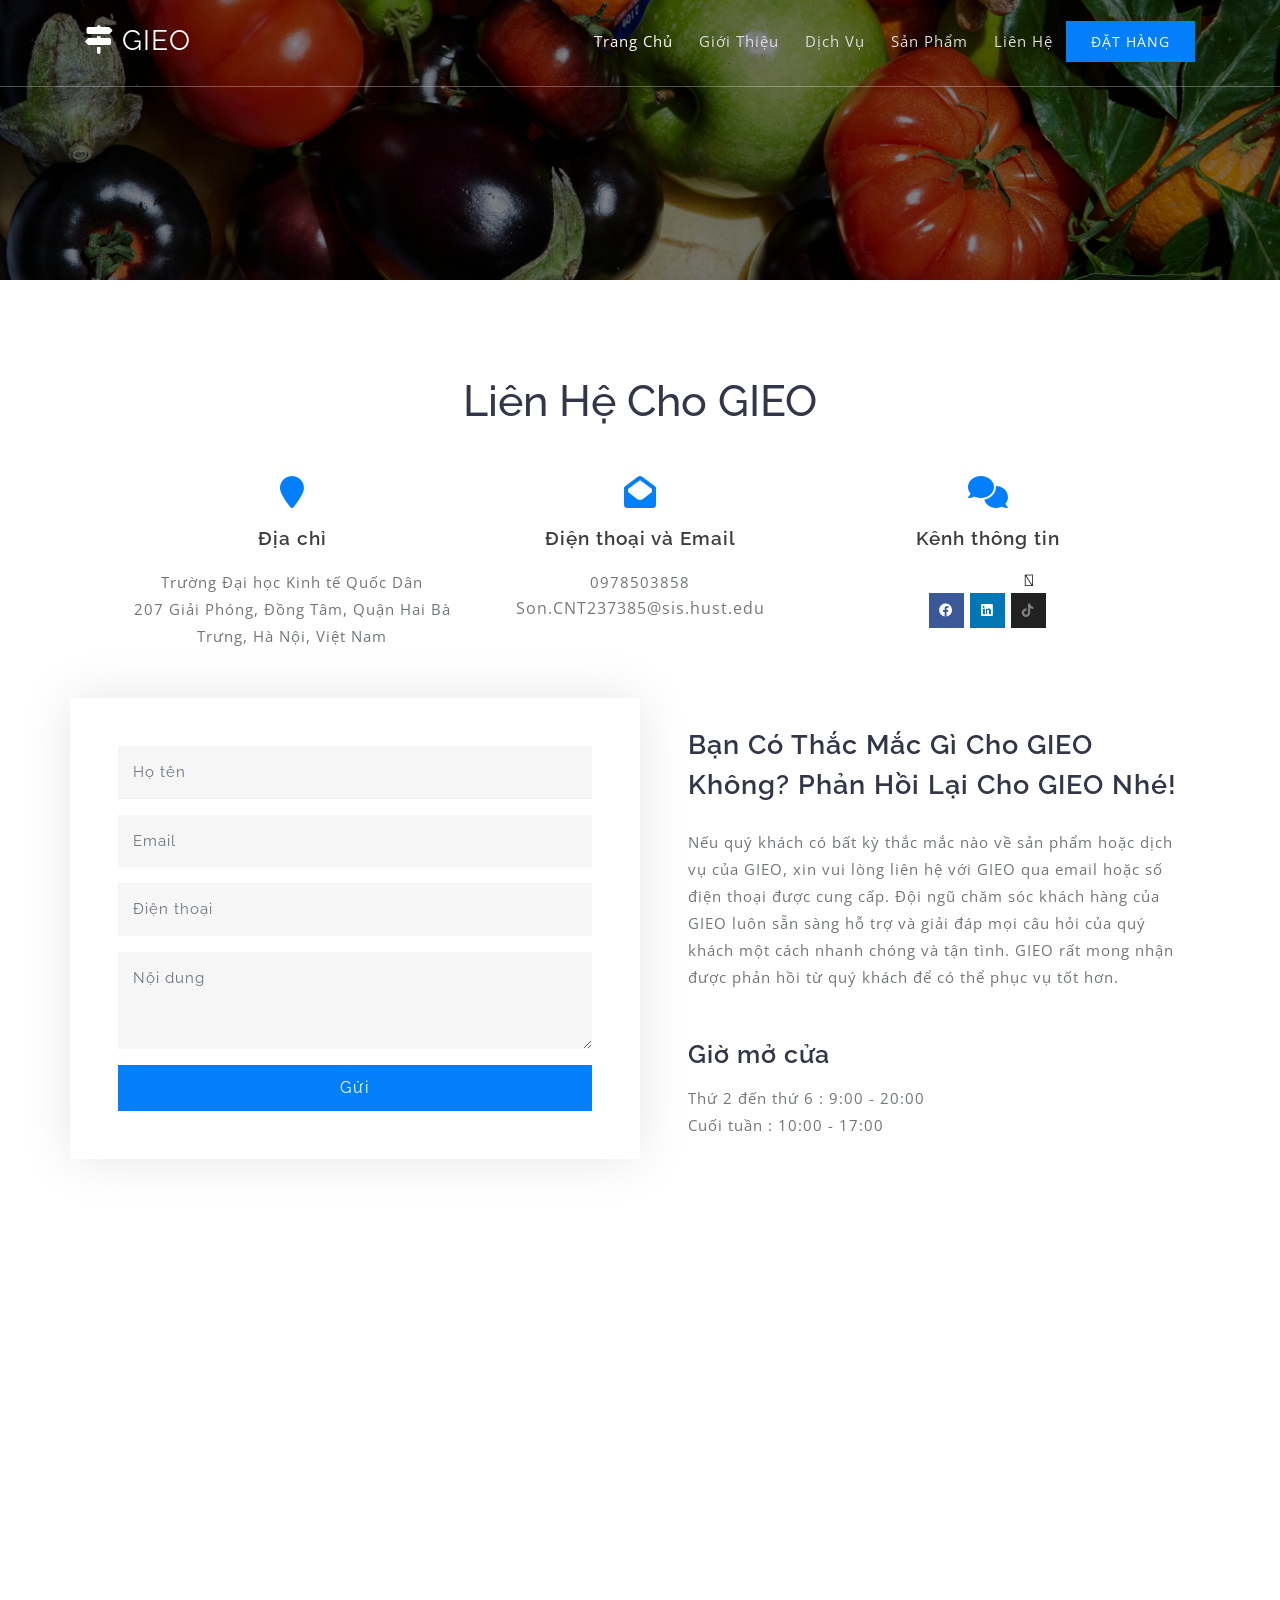
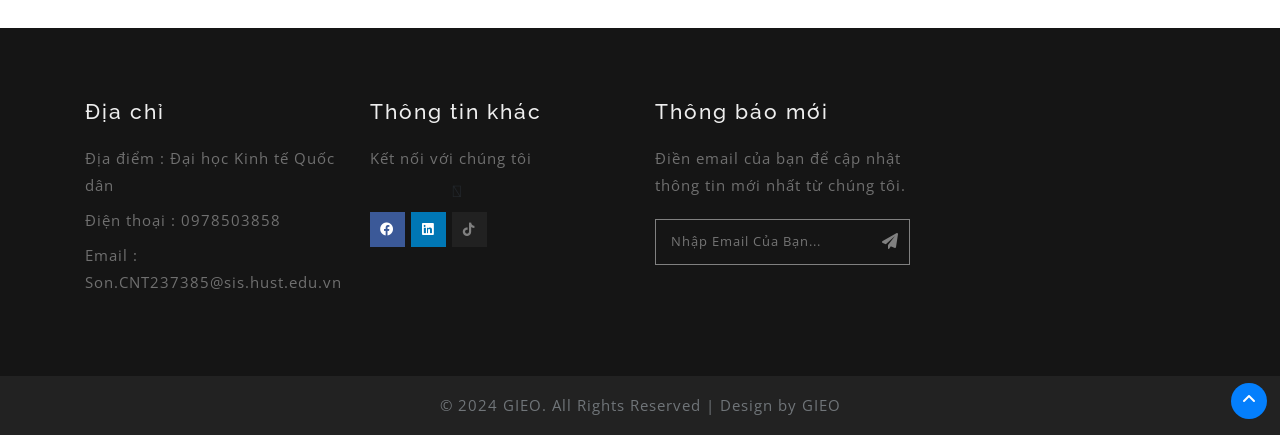
<file: contact.html>
<!DOCTYPE html>
<html lang="vi">
<head>
<title>GIEO - Ươm mầm sự sống, nâng tầm tương lai</title>
<meta name="viewport" content="width=device-width, initial-scale=1">
<meta charset="utf-8">
<meta name="keywords" content="GIEO - Ươm mầm sự sống, nâng tầm tương lai" />

    <script>
        addEventListener("load", function () {
            setTimeout(hideURLbar, 0);
        }, false);

        function hideURLbar() {
            window.scrollTo(0, 1);
        }
    </script>
	
	<!-- css files -->
    <link href="css/bootstrap.css" rel='stylesheet' type='text/css' /><!-- bootstrap css -->
    <link href="css/style.css" rel='stylesheet' type='text/css' /><!-- custom css -->
    <link href="css/font-awesome.min.css" rel="stylesheet"><!-- fontawesome css -->
	<!-- //css files -->
	
	<link href="css/css_slider.css" type="text/css" rel="stylesheet" media="all">

	<!-- google fonts -->
	<link href="//fonts.googleapis.com/css?family=Open+Sans:300,300i,400,400i,600,600i,700,700i,800,800i" rel="stylesheet">
	<link href="//fonts.googleapis.com/css?family=Raleway:100,100i,200,200i,300,300i,400,400i,500,500i,600,600i,700,700i,800,800i,900,900i" rel="stylesheet">
	<!-- //google fonts -->

	<!-- tiktok icon -->
	<link rel="stylesheet" href="https://cdnjs.cloudflare.com/ajax/libs/font-awesome/6.0.0-beta3/css/all.min.css">
	<!-- //tiktok icon -->

	
</head>
<body>

<!-- header -->
<header>
	<div class="container">
		<!-- nav -->
		<nav class="py-md-4 py-3 d-lg-flex">
			<div id="logo">
				<h1 class="mt-md-0 mt-2"> <a href="index.html"><span class="fa fa-map-signs"></span> GIEO </a></h1>
			</div>
			<label for="drop" class="toggle"><span class="fa fa-bars"></span></label>
			<input type="checkbox" id="drop" />
			<ul class="menu ml-auto mt-1">
				<li class="active"><a href="index.html">Trang chủ</a></li>
				<li class=""><a href="about.html">Giới thiệu</a></li>
				<li class=""><a href="services.html">Dịch vụ</a></li>
				<li class=""><a href="packages.html">Sản phẩm</a></li>
				<li class=""><a href="contact.html">Liên hệ</a></li>
				<li class="booking"><a href="booking.html">Đặt hàng</a></li>
			</ul>
		</nav>
		<!-- //nav -->
	</div>
</header>
<!-- //header -->

<!-- banner -->
<section class="banner_inner" id="home">
	<div class="banner_inner_overlay">
	</div>
</section>
<!-- //banner -->


<!-- Contact -->
<section class="contact py-5">
	<div class="container py-lg-5 py-sm-3">
			<h2 class="heading text-capitalize text-center mb-sm-5 mb-4"> Liên hệ cho GIEO</h2>
			<ul class="list-unstyled row text-center mt-lg-5 mt-4 px-lg-5">
                <li class="col-md-4 col-sm-6 adress-w3pvt-info">
                    <div class=" adress-icon">
                        <span class="fa fa-map-marker"></span>
                    </div>

                    <h6>Địa chỉ</h6>
                    <p>Trường Đại học Kinh tế Quốc Dân
                        <br>207 Giải Phóng, Đồng Tâm, Quận Hai Bà Trưng, Hà Nội, Việt Nam</p>
                </li>

                <li class="col-md-4 col-sm-6 adress-w3pvt-info mt-sm-0 mt-4">
                    <div class="adress-icon">
                        <span class="fa fa-envelope-open-o"></span>
                    </div>
                    <h6>Điện thoại và Email</h6>
                    <p>0978503858</p>
                    <a href="mailto:Son.CNT237385@sis.hust.edu" class="mail">Son.CNT237385@sis.hust.edu</a>
                </li>
                <li class="col-md-4 col-sm-6 adress-w3pvt-info mt-md-0 mt-4">

                    <div class="adress-icon">
                        <span class="fa fa-comments-o"></span>
                    </div>

                    <h6>Kênh thông tin</h6>
						<ul class="social_section_1info">
							<li class="mb-2 facebook"><a href="https://www.facebook.com/bluestar1419"><span class="fab fa-facebook"></span></a></li>
							<li class="linkedin"><a href="https://www.linkedin.com/in/s%C6%A1n-th%C3%A1i-48776a19a/"><span class="fab fa-linkedin"></span></a></li>
							<li class="fa-tiktok"><a href="https://www.tiktok.com/"><span class="fab fa-tiktok"></span></a></li>
						</ul>
                </li>
            </ul>
			
			<div class="contact-grids mt-5">
				<div class="row">
					<div class="col-lg-6 col-md-6 contact-left-form">
						<form action="#" method="post">
							<div class=" form-group contact-forms">
							  <input type="text" class="form-control" placeholder="Họ tên" required="">
							</div>
							<div class="form-group contact-forms">
							  <input type="email" class="form-control" placeholder="Email" required="">
							</div>
							<div class="form-group contact-forms">
							  <input type="text" class="form-control" placeholder="Điện thoại" required=""> 
							</div>
							<div class="form-group contact-forms">
							  <textarea class="form-control" placeholder="Nội dung" rows="3" required=""></textarea>
							</div>
							<button class="btn btn-block sent-butnn">Gửi</button>
						</form>
					</div>
					<div class="col-lg-6 col-md-6 contact-right pl-lg-5">
						<h4>Bạn có thắc mắc gì cho GIEO không? Phản hồi lại cho GIEO nhé!</h4>
						<p class="mt-md-4 mt-2">Nếu quý khách có bất kỳ thắc mắc nào về sản phẩm hoặc dịch vụ của GIEO, xin vui lòng liên hệ với GIEO qua email hoặc số điện thoại được cung cấp. Đội ngũ chăm sóc khách hàng của GIEO luôn sẵn sàng hỗ trợ và giải đáp mọi câu hỏi của quý khách một cách nhanh chóng và tận tình. GIEO rất mong nhận được phản hồi từ quý khách để có thể phục vụ tốt hơn.</p>
						<h5 class="mt-lg-5 mt-3">Giờ mở cửa</h5>
						<p class="mt-3">Thứ 2 đến thứ 6 : 9:00 - 20:00</p>
						<p>Cuối tuần : 10:00 - 17:00</p>
					</div>
				</div>
			</div>
	</div>
</section>
<!-- //Contact -->

<!-- map -->	
<div class="map p-2">
	<iframe src="https://www.google.com/maps/embed?pb=!1m18!1m12!1m3!1d2823.604961670246!2d105.84329560594841!3d20.99888867982734!2m3!1f0!2f0!3f0!3m2!1i1024!2i768!4f13.1!3m3!1m2!1s0x3135ac71752d8f79%3A0xd2ec575c01017afa!2zVHLGsOG7nW5nIMSQ4bqhaSBI4buNYyBLaW5oIFThur8gUXXhu5FjIETDom4gKE5FVSk!5e0!3m2!1svi!2s!4v1725522113604!5m2!1svi!2s"></iframe>
</div>
<!-- //map -->

<!--footer -->
<footer>
<section class="footer footer_w3layouts_section_1its py-5">
	<div class="container py-lg-4 py-3">
		<div class="row footer-top">
			<div class="col-lg-3 col-sm-6 footer-grid_section_1its_w3">
				<div class="footer-title">
					<h3>Địa chỉ</h3>
				</div>
				<div class="footer-text">
					<p>Địa điểm : Đại học Kinh tế Quốc dân</p>
					<p>Điện thoại : 0978503858</p>
					<p>Email : <a href="mailto:Son.CNT237385@sis.hust.edu.vn">Son.CNT237385@sis.hust.edu.vn</a></p>
				</div>
			</div>
			<div class="col-lg-3 col-sm-6 footer-grid_section mt-sm-0 mt-4">
				<div class="footer-title">
					<h3>Thông tin khác</h3>
				</div>
				<div class="footer-text">
					<p>Kết nối với chúng tôi</p>
				</div>
				<ul class="social_section_1info">
					<li class="mb-2 facebook"><a href="https://www.facebook.com/bluestar1419"><span class="fab fa-facebook"></span></a></li>
					<li class="linkedin"><a href="https://www.linkedin.com/in/s%C6%A1n-th%C3%A1i-48776a19a/"><span class="fab fa-linkedin"></span></a></li>
					<li class="fa-tiktok"><a href="https://www.tiktok.com/"><span class="fab fa-tiktok"></span></a></li>
				</ul>
			</div>
			<div class="col-lg-3 col-sm-6 mt-lg-0 mt-4 footer-grid_section_1its_w3">
				<div class="footer-title">
					<h3>Thông báo mới</h3>
				</div>
				<div class="footer-text">
					<p>Điền email của bạn để cập nhật thông tin mới nhất từ chúng tôi.</p>
					<form action="#" method="post">
						<input type="email" name="Email" placeholder="Nhập email của bạn..." required="">
						<button class="btn1"><i class="fa fa-paper-plane" aria-hidden="true"></i></button>
						<div class="clearfix"> </div>
					</form>
				</div>
			</div>
		</div>
	</div>
</section>
</footer>
<!-- //footer -->

<!-- copyright -->
<div class="copyright py-3 text-center">
	<p>© 2024 GIEO. All Rights Reserved | Design by GIEO</p>
</div>
<!-- //copyright -->

<!-- move top -->
<div class="move-top text-right">
	<a href="#home" class="move-top"> 
		<span class="fa fa-angle-up  mb-3" aria-hidden="true"></span>
	</a>
</div>
<!-- move top -->

	
</body>
</html>
</file>
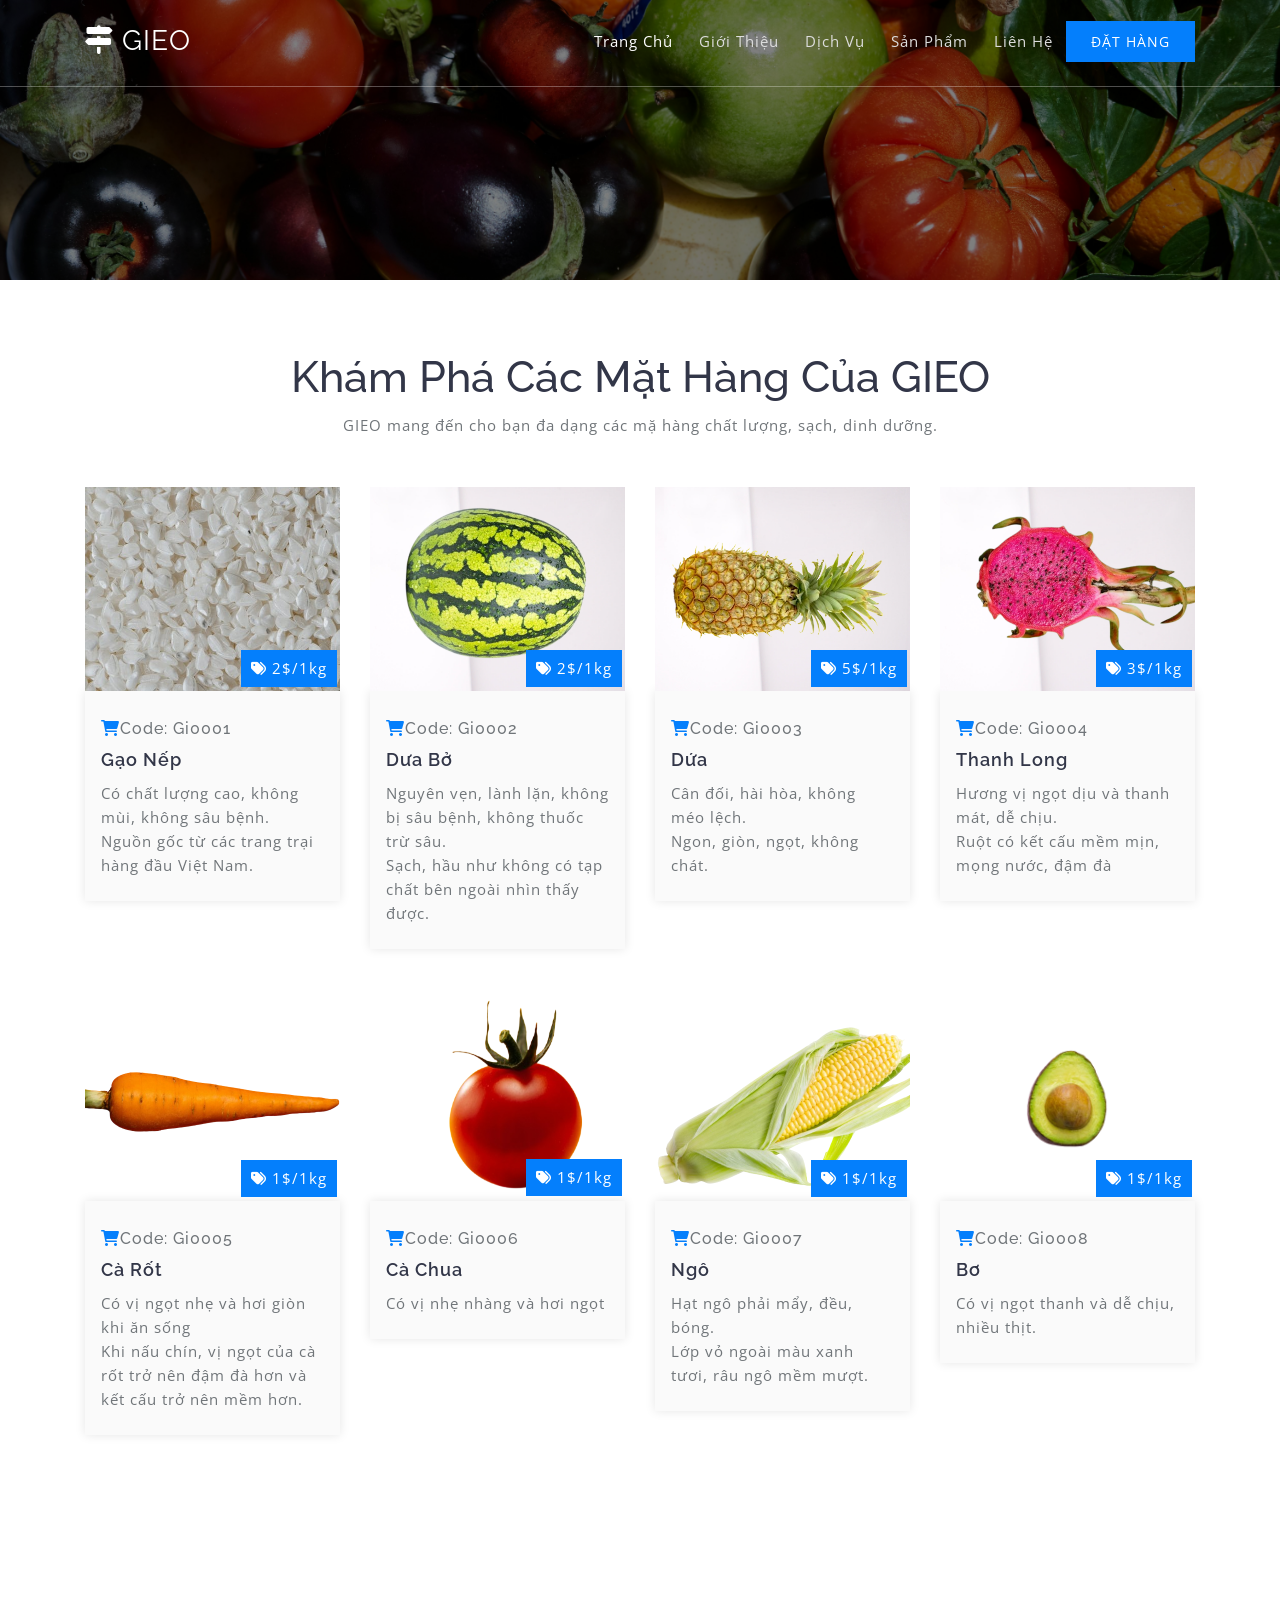
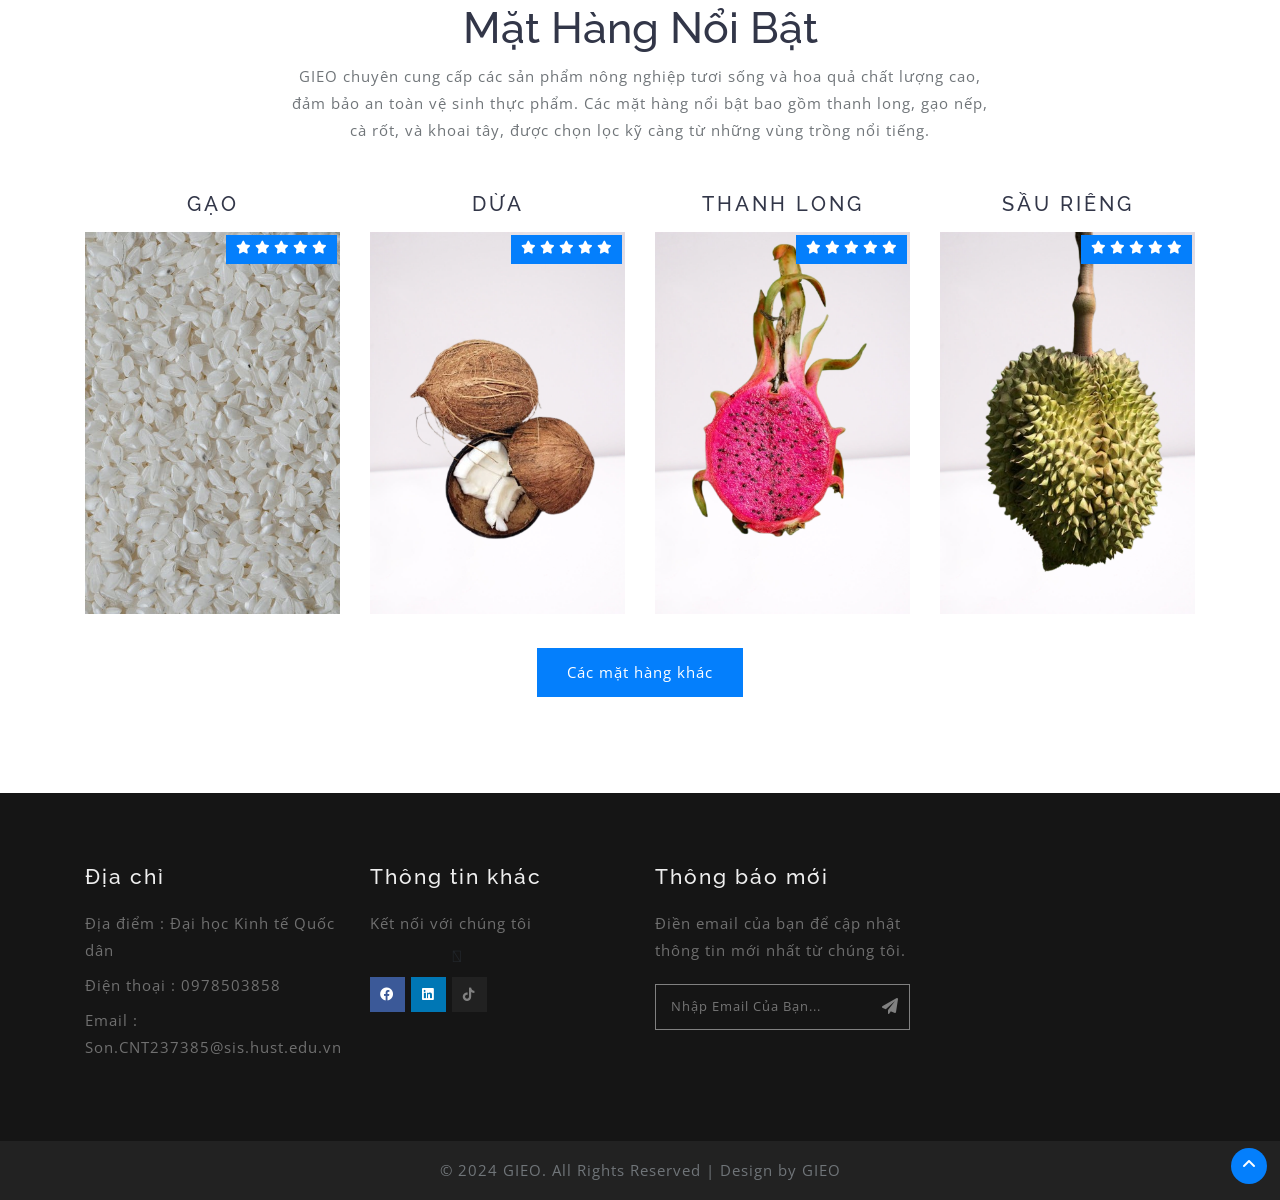
<file: packages.html>
<!DOCTYPE html>
<html lang="vi">
<head>
<title>GIEO - Ươm mầm sự sống, nâng tầm tương lai</title>
<meta name="viewport" content="width=device-width, initial-scale=1">
<meta charset="utf-8">
<meta name="keywords" content="GIEO - Ươm mầm sự sống, nâng tầm tương lai" />

    <script>
        addEventListener("load", function () {
            setTimeout(hideURLbar, 0);
        }, false);

        function hideURLbar() {
            window.scrollTo(0, 1);
        }
    </script>
	
	<!-- css files -->
    <link href="css/bootstrap.css" rel='stylesheet' type='text/css' /><!-- bootstrap css -->
    <link href="css/style.css" rel='stylesheet' type='text/css' /><!-- custom css -->
    <link href="css/font-awesome.min.css" rel="stylesheet"><!-- fontawesome css -->
	<!-- //css files -->
	
	<link href="css/css_slider.css" type="text/css" rel="stylesheet" media="all">

	<!-- google fonts -->
	<link href="//fonts.googleapis.com/css?family=Open+Sans:300,300i,400,400i,600,600i,700,700i,800,800i" rel="stylesheet">
	<link href="//fonts.googleapis.com/css?family=Raleway:100,100i,200,200i,300,300i,400,400i,500,500i,600,600i,700,700i,800,800i,900,900i" rel="stylesheet">
	<!-- //google fonts -->

	<!-- tiktok icon -->
	<link rel="stylesheet" href="https://cdnjs.cloudflare.com/ajax/libs/font-awesome/6.0.0-beta3/css/all.min.css">
	<!-- //tiktok icon -->

	
</head>
<body>

<!-- header -->
<header>
	<div class="container">
		<!-- nav -->
		<nav class="py-md-4 py-3 d-lg-flex">
			<div id="logo">
				<h1 class="mt-md-0 mt-2"> <a href="index.html"><span class="fa fa-map-signs"></span> GIEO </a></h1>
			</div>
			<label for="drop" class="toggle"><span class="fa fa-bars"></span></label>
			<input type="checkbox" id="drop" />
			<ul class="menu ml-auto mt-1">
				<li class="active"><a href="index.html">Trang chủ</a></li>
				<li class=""><a href="about.html">Giới thiệu</a></li>
				<li class=""><a href="services.html">Dịch vụ</a></li>
				<li class=""><a href="packages.html">Sản phẩm</a></li>
				<li class=""><a href="contact.html">Liên hệ</a></li>
				<li class="booking"><a href="booking.html">Đặt hàng</a></li>
			</ul>
		</nav>
		<!-- //nav -->
	</div>
</header>
<!-- //header -->


<!-- banner -->
<section class="banner_inner" id="home">
	<div class="banner_inner_overlay">
	</div>
</section>
<!-- //banner -->


<!-- tour packages -->
<section class="packages pt-5">
	<div class="container py-lg-4 py-sm-3">
		<h2 class="heading text-capitalize text-center"> Khám phá các mặt hàng của GIEO</h2>
		<p class="text mt-2 mb-5 text-center">GIEO mang đến cho bạn đa dạng các mặ hàng chất lượng, sạch, dinh dưỡng.</p>
		<div class="row">
			
			<div class="col-lg-3 col-sm-6 mb-5">
				<div class="image-tour position-relative">
					<img src="images/rice2.jpeg" alt="" class="img-fluid" />
					<p><span class="fa fa-tags"></span> <span>2$/1kg</span></p>
				</div>
				<div class="package-info">
					<h6 class="mt-1"><span class="fa fa-shopping-cart"></span>Code: gi0001</h6>
					<h5 class="my-2">Gạo nếp</h5>
					<p class="">Có chất lượng cao, không mùi, không sâu bệnh.</p>
					<p class="">Nguồn gốc từ các trang trại hàng đầu Việt Nam.</p>
				</div>
			</div>
			<div class="col-lg-3 col-sm-6 mb-5">
				<div class="image-tour position-relative">
					<img src="images/dua.png" alt="" class="img-fluid" />
					<p><span class="fa fa-tags"></span> <span>2$/1kg</span></p>
				</div>
				<div class="package-info">
					<h6 class="mt-1"><span class="fa fa-shopping-cart"></span>Code: gi0002</h6>
					<h5 class="my-2">Dưa bở</h5>
					<p class="">Nguyên vẹn, lành lặn, không bị sâu bệnh, không thuốc trừ sâu.</p>
					<p class="">Sạch, hầu như không có tạp chất bên ngoài nhìn thấy được.</p>
				</div>
			</div>
			<div class="col-lg-3 col-sm-6 mb-5">
				<div class="image-tour position-relative">
					<img src="images/thom.png" alt="" class="img-fluid" />
					<p><span class="fa fa-tags"></span> <span>5$/1kg</span></p>
				</div>
				<div class="package-info">
					<h6 class="mt-1"><span class="fa fa-shopping-cart"></span>Code: gi0003</h6>
					<h5 class="my-2">Dứa</h5>
					<p class="">Cân đối, hài hòa, không méo lệch.</p>
					<p class="">Ngon, giòn, ngọt, không chát.</p>
				</div>
			</div>
			<div class="col-lg-3 col-sm-6 mb-5">
				<div class="image-tour position-relative">
					<img src="images/dragonfruit2.png" alt="" class="img-fluid" />
					<p><span class="fa fa-tags"></span> <span>3$/1kg</span></p>
				</div>
				<div class="package-info">
					<h6 class="mt-1"><span class="fa fa-shopping-cart"></span>Code: gi0004</h6>
					<h5 class="my-2">Thanh long</h5>
					<p class="">Hương vị ngọt dịu và thanh mát, dễ chịu.</p>
					<p class="">Ruột có kết cấu mềm mịn, mọng nước, đậm đà</p>
				</div>
			</div>
			
			<div class="col-lg-3 col-sm-6 mb-5">
				<div class="image-tour position-relative">
					<img src="images/carrot.png" alt="" class="img-fluid" />
					<p><span class="fa fa-tags"></span> <span>1$/1kg</span></p>
				</div>
				<div class="package-info">
					<h6 class="mt-1"><span class="fa fa-shopping-cart"></span>Code: gi0005</h6>
					<h5 class="my-2">Cà rốt</h5>
					<p class="">Có vị ngọt nhẹ và hơi giòn khi ăn sống</p>
					<p class="">Khi nấu chín, vị ngọt của cà rốt trở nên đậm đà hơn và kết cấu trở nên mềm hơn.</p>
				</div>
			</div>
			<div class="col-lg-3 col-sm-6 mb-5">
				<div class="image-tour position-relative">
					<img src="images/ronlach.png" alt="" class="img-fluid" />
					<p><span class="fa fa-tags"></span> <span>1$/1kg</span></p>
				</div>
				<div class="package-info">
					<h6 class="mt-1"><span class="fa fa-shopping-cart"></span>Code: gi0006</h6>
					<h5 class="my-2">Cà chua</h5>
					<p class="">Có vị nhẹ nhàng và hơi ngọt</p>
				</div>
			</div>
			<div class="col-lg-3 col-sm-6 mb-5">
				<div class="image-tour position-relative">
					<img src="images/corn.png" alt="" class="img-fluid" />
					<p><span class="fa fa-tags"></span> <span>1$/1kg</span></p>
				</div>
				<div class="package-info">
					<h6 class="mt-1"><span class="fa fa-shopping-cart"></span>Code: gi0007</h6>
					<h5 class="my-2">Ngô</h5>
					<p class="">Hạt ngô phải mẩy, đều, bóng.</p>
					<p class="">Lớp vỏ ngoài màu xanh tươi, râu ngô mềm mượt.</p>
				</div>
			</div>
			<div class="col-lg-3 col-sm-6 mb-5">
				<div class="image-tour position-relative">
					<img src="images/avocado.png" alt="" class="img-fluid" />
					<p><span class="fa fa-tags"></span> <span>1$/1kg</span></p>
				</div>
				<div class="package-info">
					<h6 class="mt-1"><span class="fa fa-shopping-cart"></span>Code: gi0008</h6>
					<h5 class="my-2">Bơ</h5>
					<p class="">Có vị ngọt thanh và dễ chịu, nhiều thịt.</p>
				</div>
			</div>
		</div>
	</div>
</section>
<!-- tour packages -->

<!-- destinations -->
<section class="destinations py-5" id="destinations">
	<div class="container py-xl-5 py-lg-3">
		<h3 class="heading text-capitalize text-center"> Mặt hàng nổi bật</h3>
		<p class="text mt-2 mb-5 text-center">GIEO chuyên cung cấp các sản phẩm nông nghiệp tươi sống và hoa quả chất lượng cao, đảm bảo an toàn vệ sinh thực phẩm. Các mặt hàng nổi bật bao gồm thanh long, gạo nếp, cà rốt, và khoai tây, được chọn lọc kỹ càng từ những vùng trồng nổi tiếng.</p>
		<div class="row inner-sec-w3layouts-w3pvt-lauinfo">
			<div class="col-md-3 col-sm-6 col-6 destinations-grids text-center">
				<h4 class="destination mb-3">Gạo</h4>
				<div class="image-position position-relative">
					<img src="images/rice.jpeg" class="img-fluid" alt="">
					<div class="rating">
						<ul>
							<li><span class="fa fa-star"></span></li>
							<li><span class="fa fa-star"></span></li>
							<li><span class="fa fa-star"></span></li>
							<li><span class="fa fa-star"></span></li>
							<li><span class="fa fa-star"></span></li>
						</ul>
					</div>
				</div>
				<div class="destinations-info">
					<div class="caption mb-lg-3">
						<h4>Gạo</h4>
						<a href="booking.html">Đặt ngay</a>
					</div>
				</div>
			</div>
			<div class="col-md-3 col-sm-6 col-6 destinations-grids text-center">
				<h4 class="destination mb-3">Dừa</h4>
				<div class="image-position position-relative">
					<img src="images/coconut.png" class="img-fluid" alt="">
					<div class="rating">
						<ul>
							<li><span class="fa fa-star"></span></li>
							<li><span class="fa fa-star"></span></li>
							<li><span class="fa fa-star"></span></li>
							<li><span class="fa fa-star"></span></li>
							<li><span class="fa fa-star"></span></li>
						</ul>
					</div>
				</div>
				<div class="destinations-info">
					<div class="caption mb-lg-3">
						<h4>Dừa</h4>
						<a href="booking.html">Đặt ngay</a>
					</div>
				</div>
			</div>
			<div class="col-md-3 col-sm-6 col-6 destinations-grids text-center mt-md-0 mt-4">
				<h4 class="destination mb-3">Thanh long</h4>
				<div class="image-position position-relative">
					<img src="images/dragonfruit.png" class="img-fluid" alt="">
					<div class="rating">
						<ul>
							<li><span class="fa fa-star"></span></li>
							<li><span class="fa fa-star"></span></li>
							<li><span class="fa fa-star"></span></li>
							<li><span class="fa fa-star"></span></li>
							<li><span class="fa fa-star"></span></li>
						</ul>
					</div>
				</div>
				<div class="destinations-info">
					<div class="caption mb-lg-3">
						<h4>Thanh long</h4>
						<a href="booking.html">Đặt ngay</a>
					</div>
				</div>
			</div>
			<div class="col-md-3 col-sm-6 col-6 destinations-grids text-center mt-md-0 mt-4">
				<h4 class="destination mb-3">Sầu riêng</h4>
				<div class="image-position position-relative">
					<img src="images/durian.png" class="img-fluid" alt="">
					<div class="rating">
						<ul>
							<li><span class="fa fa-star"></span></li>
							<li><span class="fa fa-star"></span></li>
							<li><span class="fa fa-star"></span></li>
							<li><span class="fa fa-star"></span></li>
							<li><span class="fa fa-star"></span></li>
						</ul>
					</div>
				</div>
				<div class="destinations-info">
					<div class="caption mb-lg-3">
						<h4>Sầu riêng</h4>
						<a href="booking.html">Đặt ngay</a>
					</div>
				</div>
			</div>
		</div>
		<div class="view-package text-center mt-4">
			<a href="packages.html">Các mặt hàng khác</a>
		</div>
	</div>
</section>
<!-- destinations -->


<!--footer -->
<footer>
<section class="footer footer_w3layouts_section_1its py-5">
	<div class="container py-lg-4 py-3">
		<div class="row footer-top">
			<div class="col-lg-3 col-sm-6 footer-grid_section_1its_w3">
				<div class="footer-title">
					<h3>Địa chỉ</h3>
				</div>
				<div class="footer-text">
					<p>Địa điểm : Đại học Kinh tế Quốc dân</p>
					<p>Điện thoại : 0978503858</p>
					<p>Email : <a href="mailto:Son.CNT237385@sis.hust.edu.vn">Son.CNT237385@sis.hust.edu.vn</a></p>
				</div>
			</div>
			<div class="col-lg-3 col-sm-6 footer-grid_section mt-sm-0 mt-4">
				<div class="footer-title">
					<h3>Thông tin khác</h3>
				</div>
				<div class="footer-text">
					<p>Kết nối với chúng tôi</p>
				</div>
				<ul class="social_section_1info">
					<li class="mb-2 facebook"><a href="https://www.facebook.com/bluestar1419"><span class="fab fa-facebook"></span></a></li>
					<li class="linkedin"><a href="https://www.linkedin.com/in/s%C6%A1n-th%C3%A1i-48776a19a/"><span class="fab fa-linkedin"></span></a></li>
					<li class="fa-tiktok"><a href="https://www.tiktok.com/"><span class="fab fa-tiktok"></span></a></li>
				</ul>
			</div>
			<div class="col-lg-3 col-sm-6 mt-lg-0 mt-4 footer-grid_section_1its_w3">
				<div class="footer-title">
					<h3>Thông báo mới</h3>
				</div>
				<div class="footer-text">
					<p>Điền email của bạn để cập nhật thông tin mới nhất từ chúng tôi.</p>
					<form action="#" method="post">
						<input type="email" name="Email" placeholder="Nhập email của bạn..." required="">
						<button class="btn1"><i class="fa fa-paper-plane" aria-hidden="true"></i></button>
						<div class="clearfix"> </div>
					</form>
				</div>
			</div>
		</div>
	</div>
</section>
</footer>
<!-- //footer -->

<!-- copyright -->
<div class="copyright py-3 text-center">
	<p>© 2024 GIEO. All Rights Reserved | Design by GIEO</p>
</div>
<!-- //copyright -->

<!-- move top -->
<div class="move-top text-right">
	<a href="#home" class="move-top"> 
		<span class="fa fa-angle-up  mb-3" aria-hidden="true"></span>
	</a>
</div>
<!-- move top -->

	
</body>
</html>
</file>
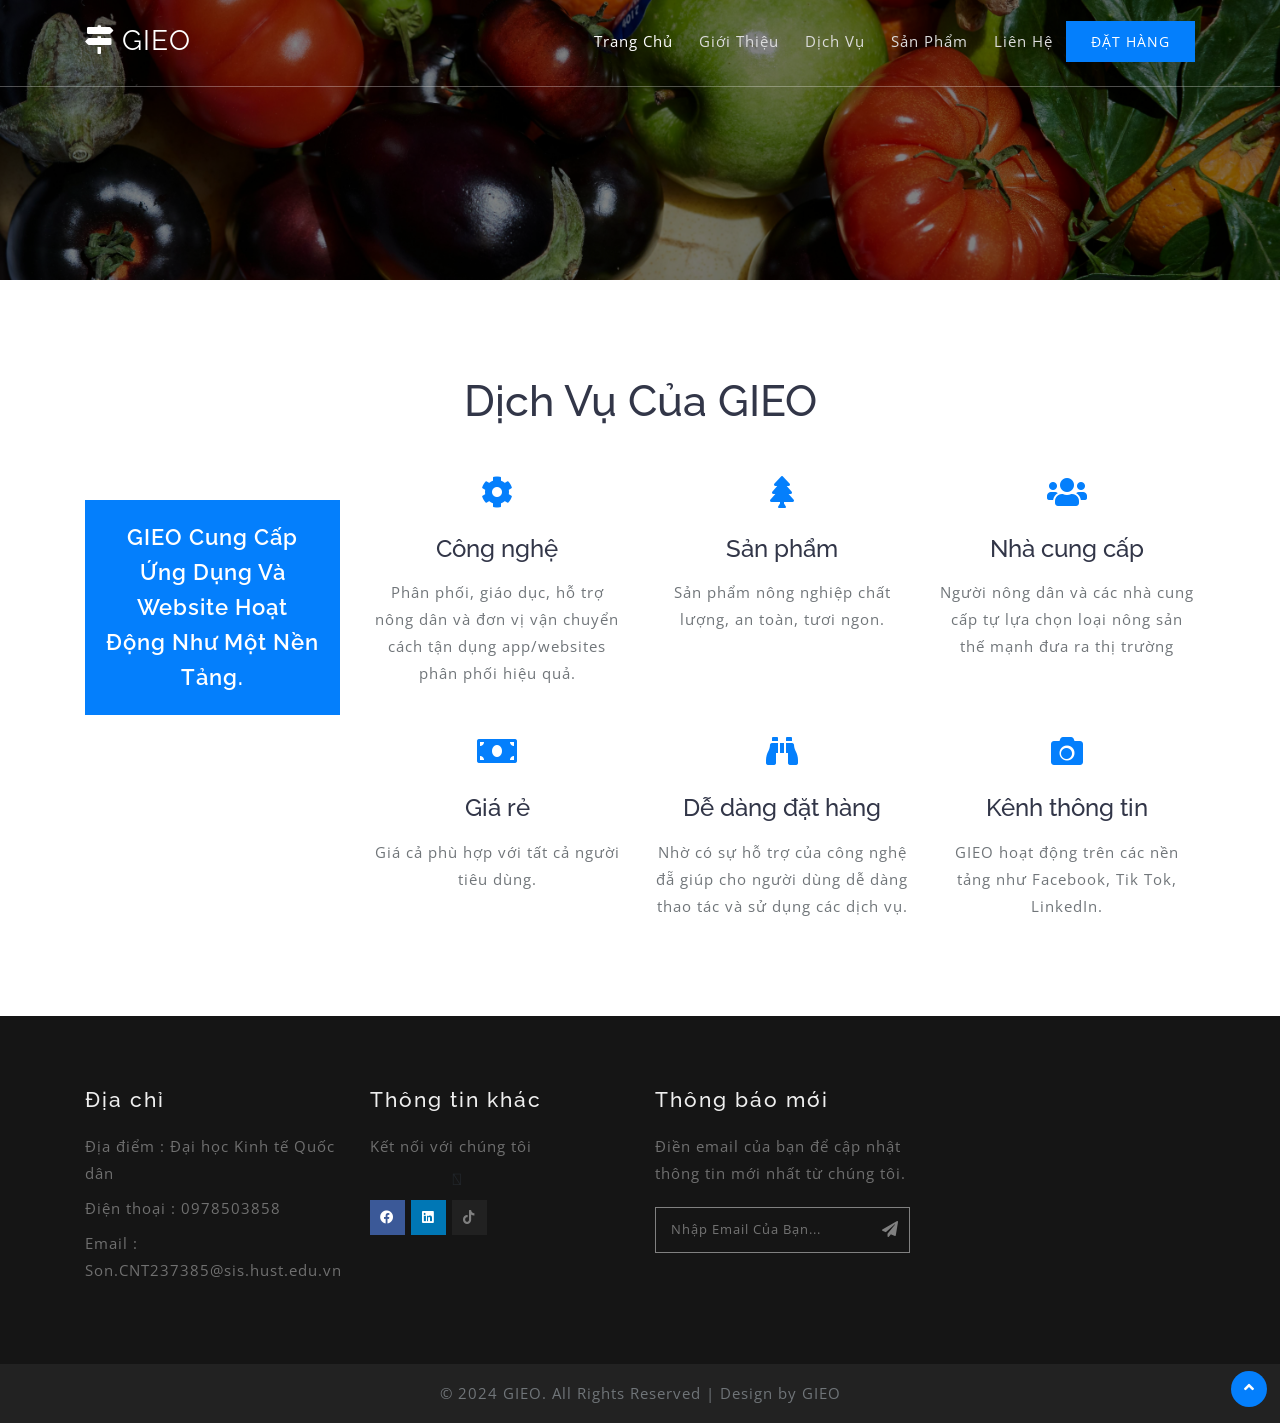
<file: services.html>
<!DOCTYPE html>
<html lang="vi">
<head>
<title>GIEO - Ươm mầm sự sống, nâng tầm tương lai</title>
<meta name="viewport" content="width=device-width, initial-scale=1">
<meta charset="utf-8">
<meta name="keywords" content="GIEO - Ươm mầm sự sống, nâng tầm tương lai" />

    <script>
        addEventListener("load", function () {
            setTimeout(hideURLbar, 0);
        }, false);

        function hideURLbar() {
            window.scrollTo(0, 1);
        }
    </script>
	
	<!-- css files -->
    <link href="css/bootstrap.css" rel='stylesheet' type='text/css' /><!-- bootstrap css -->
    <link href="css/style.css" rel='stylesheet' type='text/css' /><!-- custom css -->
    <link href="css/font-awesome.min.css" rel="stylesheet"><!-- fontawesome css -->
	<!-- //css files -->
	
	<link href="css/css_slider.css" type="text/css" rel="stylesheet" media="all">

	<!-- google fonts -->
	<link href="//fonts.googleapis.com/css?family=Open+Sans:300,300i,400,400i,600,600i,700,700i,800,800i" rel="stylesheet">
	<link href="//fonts.googleapis.com/css?family=Raleway:100,100i,200,200i,300,300i,400,400i,500,500i,600,600i,700,700i,800,800i,900,900i" rel="stylesheet">
	<!-- //google fonts -->

	<!-- tiktok icon -->
	<link rel="stylesheet" href="https://cdnjs.cloudflare.com/ajax/libs/font-awesome/6.0.0-beta3/css/all.min.css">
	<!-- //tiktok icon -->

	<!-- cog icon -->
	<link rel="stylesheet" href="https://cdnjs.cloudflare.com/ajax/libs/font-awesome/6.0.0-beta3/css/all.min.css">
	<link rel="stylesheet" href="https://cdnjs.cloudflare.com/ajax/libs/font-awesome/5.15.3/css/all.min.css">
	<!-- //cog icon -->

	
</head>
<body>

<!-- header -->
<header>
	<div class="container">
		<!-- nav -->
		<nav class="py-md-4 py-3 d-lg-flex">
			<div id="logo">
				<h1 class="mt-md-0 mt-2"> <a href="index.html"><span class="fa fa-map-signs"></span> GIEO </a></h1>
			</div>
			<label for="drop" class="toggle"><span class="fa fa-bars"></span></label>
			<input type="checkbox" id="drop" />
			<ul class="menu ml-auto mt-1">
				<li class="active"><a href="index.html">Trang chủ</a></li>
				<li class=""><a href="about.html">Giới thiệu</a></li>
				<li class=""><a href="services.html">Dịch vụ</a></li>
				<li class=""><a href="packages.html">Sản phẩm</a></li>
				<li class=""><a href="contact.html">Liên hệ</a></li>
				<li class="booking"><a href="booking.html">Đặt hàng</a></li>
			</ul>
		</nav>
		<!-- //nav -->
	</div>
</header>
<!-- //header -->

<!-- banner -->
<section class="banner_inner" id="home">
	<div class="banner_inner_overlay">
	</div>
</section>
<!-- //banner -->

<!-- services -->
<section class="services pt-5">
	<div class="container py-lg-5 py-sm-3">
		<h2 class="heading text-capitalize text-center mb-lg-5 mb-4"> Dịch vụ của GIEO</h2>
		<div class="row">
			<div class="col-lg-3 main-title-text">
				<h4 class="my-lg-4 mb-4">GIEO cung cấp ứng dụng và website hoạt động như một nền tảng.</h4>
			</div>
			<div class="col-lg-9 mt-lg-0 mt-5">
				<div class="row">
					<div class="col-lg-4 col-md-6 col-sm-6 service-grid-wthree text-center mb-5">
						<div class="ser-fashion-grid">
							<div class="about-icon mb-md-4 mb-3">
								<span class="fa fa-cog" aria-hidden="true"></span>
							</div>
							<div class="ser-sevice-grid">
							  <h4 class="pb-3">Công nghệ</h4>
							  <p>Phân phối, giáo dục, hỗ trợ nông dân và đơn vị vận chuyển cách tận dụng app/websites phân phối hiệu quả.
</p>
							</div>
					  </div>
					</div>
					<div class="col-lg-4 col-md-6 col-sm-6 service-grid-wthree text-center mb-5">
						<div class="ser-fashion-grid">
							<div class="about-icon mb-md-4 mb-3">
								<span class="fa fa-tree" aria-hidden="true"></span>
							</div>
							<div class="ser-sevice-grid">
								<h4 class="pb-3">Sản phẩm</h4>
							  <p>Sản phẩm nông nghiệp chất lượng, an toàn, tươi ngon.</p>
							</div>
						</div>
					</div>
					<div class="col-lg-4 col-md-6 col-sm-6 service-grid-wthree text-center mb-5">
						<div class="ser-fashion-grid">
							<div class="about-icon mb-md-4 mb-3">
								<span class="fa fa-users" aria-hidden="true"></span>
							</div>
							<div class="ser-sevice-grid">
								<h4 class="pb-3">Nhà cung cấp</h4>
							  <p> Người nông dân và các nhà cung cấp tự lựa chọn loại nông sản thế mạnh đưa ra thị trường</p>
							</div>
						</div>
					</div>
					<div class="col-lg-4 col-md-6 col-sm-6 service-grid-wthree text-center mb-5">
						<div class="ser-fashion-grid">
							<div class="about-icon mb-md-4 mb-3">
								<span class="fa fa-money" aria-hidden="true"></span>
							</div>
							<div class="ser-sevice-grid">
								<h4 class="pb-3">Giá rẻ</h4>
							  <p>Giá cả phù hợp với tất cả người tiêu dùng.</p>
							</div>
					  </div>
					</div>
					<div class="col-lg-4 col-md-6 col-sm-6 service-grid-wthree text-center mb-5">
						<div class="ser-fashion-grid">
							<div class="about-icon mb-md-4 mb-3">
								<span class="fa fa-binoculars" aria-hidden="true"></span>
							</div>
							<div class="ser-sevice-grid">
								<h4 class="pb-3">Dễ dàng đặt hàng</h4>
							  <p>Nhờ có sự hỗ trợ của công nghệ đẵ giúp cho người dùng dễ dàng thao tác và sử dụng các dịch vụ.</p>
							</div>
						</div>
					</div>
					<div class="col-lg-4 col-md-6 col-sm-6 service-grid-wthree text-center mb-5">
						<div class="ser-fashion-grid">
							<div class="about-icon mb-md-4 mb-3">
								<span class="fa fa-camera" aria-hidden="true"></span>
							</div>
							<div class="ser-sevice-grid">
								<h4 class="pb-3">Kênh thông tin</h4>
							  <p>GIEO hoạt động trên các nền tảng như Facebook, Tik Tok, LinkedIn.</p>
							</div>
					  </div>
					</div>
				</div>
			</div>
		</div>
	</div>
</section>
<!-- //services -->

<!--footer -->
<footer>
<section class="footer footer_w3layouts_section_1its py-5">
	<div class="container py-lg-4 py-3">
		<div class="row footer-top">
			<div class="col-lg-3 col-sm-6 footer-grid_section_1its_w3">
				<div class="footer-title">
					<h3>Địa chỉ</h3>
				</div>
				<div class="footer-text">
					<p>Địa điểm : Đại học Kinh tế Quốc dân</p>
					<p>Điện thoại : 0978503858</p>
					<p>Email : <a href="mailto:Son.CNT237385@sis.hust.edu.vn">Son.CNT237385@sis.hust.edu.vn</a></p>
				</div>
			</div>
			<div class="col-lg-3 col-sm-6 footer-grid_section mt-sm-0 mt-4">
				<div class="footer-title">
					<h3>Thông tin khác</h3>
				</div>
				<div class="footer-text">
					<p>Kết nối với chúng tôi</p>
				</div>
				<ul class="social_section_1info">
					<li class="mb-2 facebook"><a href="https://www.facebook.com/bluestar1419"><span class="fab fa-facebook"></span></a></li>
					<li class="linkedin"><a href="https://www.linkedin.com/in/s%C6%A1n-th%C3%A1i-48776a19a/"><span class="fab fa-linkedin"></span></a></li>
					<li class="fa-tiktok"><a href="https://www.tiktok.com/"><span class="fab fa-tiktok"></span></a></li>
				</ul>
			</div>
			<div class="col-lg-3 col-sm-6 mt-lg-0 mt-4 footer-grid_section_1its_w3">
				<div class="footer-title">
					<h3>Thông báo mới</h3>
				</div>
				<div class="footer-text">
					<p>Điền email của bạn để cập nhật thông tin mới nhất từ chúng tôi.</p>
					<form action="#" method="post">
						<input type="email" name="Email" placeholder="Nhập email của bạn..." required="">
						<button class="btn1"><i class="fa fa-paper-plane" aria-hidden="true"></i></button>
						<div class="clearfix"> </div>
					</form>
				</div>
			</div>
		</div>
	</div>
</section>
</footer>
<!-- //footer -->

<!-- copyright -->
<div class="copyright py-3 text-center">
	<p>© 2024 GIEO. All Rights Reserved | Design by GIEO</p>
</div>
<!-- //copyright -->

<!-- move top -->
<div class="move-top text-right">
	<a href="#home" class="move-top"> 
		<span class="fa fa-angle-up  mb-3" aria-hidden="true"></span>
	</a>
</div>
<!-- move top -->

	
</body>
</html>
</file>
<file: css/style.css>
/*--
Author: W3layouts
Author URL: http://w3layouts.com
License: Creative Commons Attribution 3.0 Unported
License URL: http://creativecommons.org/licenses/by/3.0/
--*/
html,
body {
    margin: 0;
    font-size: 100%;
    background: #fff;
	font-family: 'Raleway', sans-serif;
}

html {
  scroll-behavior: smooth;
}
body a {
    text-decoration: none;
    transition: 0.5s all;
    -webkit-transition: 0.5s all;
    -moz-transition: 0.5s all;
    -o-transition: 0.5s all;
    -ms-transition: 0.5s all;
    font-family: 'Open Sans', sans-serif;
}

body img {
    max-width: 100%;
}

a:hover {
    text-decoration: none;
}

input[type="button"],
input[type="submit"],
input[type="text"],
input[type="email"],
input[type="search"] {
    transition: 0.5s all;
    -webkit-transition: 0.5s all;
    -moz-transition: 0.5s all;
    -o-transition: 0.5s all;
    -ms-transition: 0.5s all;
}

h1,
h2,
h3,
h4,
h5,
h6 {
    margin: 0;
	color: #323648;
}
li {
    list-style-type: none;
}

p {
    margin: 0;
    font-size: 15px;
    line-height: 1.8em;
    letter-spacing: 1px;
    color: #707579;
	font-family: 'Open Sans', sans-serif;
}

ul {
    margin: 0;
    padding: 0;
}


/*-- header --*/

header {
    position: absolute;
    z-index: 9;
    width: 100%;
    border-bottom: 1px solid rgba(255, 255, 255, 0.3);
}

.toggle,
[id^=drop] {
	display: none;
}

/* Giving a background-color to the nav container. */
nav { 
	margin:0;
	padding: 0;
}


#logo a {
	float: left;
    font-size: .7em;
    display: initial;
    margin: 0;
    letter-spacing: 1px;
    color: #fff;
    padding: 0px 0;
    border: none;
    font-family: 'Raleway', sans-serif;
}
#logo a span.fa {
    color: #fff;
}


/* Since we'll have the "ul li" "float:left"
 * we need to add a clear after the container. */

nav:after {
	content:"";
	display:table;
	clear:both;
}

/* Removing padding, margin and "list-style" from the "ul",
 * and adding "position:reltive" */
nav ul {
	float: right;
	padding:0;
	margin:0;
	list-style: none;
	position: relative;
	}
	
/* Positioning the navigation items inline */
nav ul li {
	margin: 0px;
	display:inline-block;
	float: left;
	}

/* Styling the links */
nav a {
    color: #ddd;
    text-transform: capitalize;
    letter-spacing: 1px;
    padding-left: 0;
    padding-right: 0;
	padding: 10px 13px;
    font-weight: 400;
    font-size: 15px;
    vertical-align: middle;
}
nav li.booking a {
    background: #047ffc;
    padding: 10px 25px;
    display: block;
    margin-top: -7px;
    text-transform: uppercase;
    color: #fff;
    letter-spacing: 1px;
    font-size: 14px;
}

nav ul li ul li:hover { background: #f8f9fa; }

/* Background color change on Hover */
nav a:hover { 
	color: #ddd;
}
.menu li.active  a{ 
	color: #fff;
}

/* Hide Dropdowns by Default
 * and giving it a position of absolute */
nav ul ul {
	display: none;
	position: absolute; 
	/* has to be the same number as the "line-height" of "nav a" */
	top: 30px; 
    background: #fff;
    padding: 10px;
}
	
/* Display Dropdowns on Hover */
nav ul li:hover > ul {
	display:inherit;
}
	
/* Fisrt Tier Dropdown */
nav ul ul li {
	width:170px;
	float:none;
	display:list-item;
	position: relative;
}
nav ul ul li a {
    color: #333;
    padding: 5px 10px;
    display: block;
}
/* Second, Third and more Tiers	
 * We move the 2nd and 3rd etc tier dropdowns to the left
 * by the amount of the width of the first tier.
*/
nav ul ul ul li {
	position: relative;
	top:-60px;
	/* has to be the same number as the "width" of "nav ul ul li" */ 
	left:170px; 
}

/* Change ' +' in order to change the Dropdown symbol */
li > a:only-child:after { content: ''; }


/* Media Queries
--------------------------------------------- */

@media all and (max-width : 991px) {

	#logo {
		display: block;
		padding: 0;
		width: 100%;
		text-align: center;
		float: none;
	}
	.menu li.active a {
		color: #047ffc;
	}
	nav ul li span {
		color: #333;
	}
	nav {
		margin: 0;
	}
	nav a {
		color: #333;
	}

	/* Hide the navigation menu by default */
	/* Also hide the  */
	.toggle + a,
	.menu {
		display: none;
	}

	/* Stylinf the toggle lable */
	.toggle {
		display: block;
		padding: 5px 15px;
		font-size: 20px;
		text-decoration: none;
		border: none;
		float: right;
		background-color: #047ffc;
		color: #fff;
		margin-bottom: 0;
	}
	.menu .toggle {
		float: none;
		text-align: center;
		margin: auto;
		width: 30%;
		padding: 5px;
		font-weight: normal;
		font-size: 15px;
		letter-spacing: 1px;
	}

	.toggle:hover {
		color:#333;
		background-color: #fff;
	}

	/* Display Dropdown when clicked on Parent Lable */
	[id^=drop]:checked + ul {
		display: block;
		background: #fff;
		padding: 15px 0;
		width:100%;
		text-align: center;
	}

	/* Change menu item's width to 100% */
	nav ul li {
		display: block;
		width: 100%;
		padding: 7px 0;
		}
	nav a{
		padding: 5px 0;
	}
	nav a:hover {
		color: #333;
	}
	.login-icon {
		text-align: center;
	}
	nav ul ul .toggle,
	nav ul ul a {
		padding: 0 40px;
	}

	nav ul ul ul a {
		padding: 0 80px;
	}

	nav a:hover,
 	nav ul ul ul a {
		background-color: transparent;
	}
  
	nav ul li ul li .toggle,
	nav ul ul a,
	nav ul ul ul a{
		padding:14px 20px;	
		color:#FFF;
		font-size:17px; 
	}
  
  
	nav ul li ul li .toggle,
	nav ul ul a {
		background-color: #fff; 
	}
	nav ul ul li a {
		font-size: 15px;
	}
	ul.inner-ul{
		padding: 0!important;
	}
	/* Hide Dropdowns by Default */
	nav ul ul {
		float: none;
		position:static;
		color: #ffffff;
		/* has to be the same number as the "line-height" of "nav a" */
	}
		
	/* Hide menus on hover */
	nav ul ul li:hover > ul,
	nav ul li:hover > ul {
		display: none;
	}
		
	/* Fisrt Tier Dropdown */
	nav ul ul li {
		display: block;
		width: 100%;
		padding: 0;
	}

	nav ul ul ul li {
		position: static;
		/* has to be the same number as the "width" of "nav ul ul li" */ 

	}

}

@media all and (max-width : 330px) {

	nav ul li {
		display:block;
		width: 94%;
	}

}
.user span.fa {
    font-size: 25px;
    color: #fff;
}
/*-- //header --*/

/* banner style */
.banner_w3lspvt {
    position: relative;
    z-index: 1;
}

.banner-top {
    background: url(../images/ban1.jpeg) no-repeat center;
    background-size: cover;
    -webkit-background-size: cover;
    -moz-background-size: cover;
    -o-background-size: cover;
    -moz-background-size: cover;
}

.banner-top1 {
    background: url(../images/ban2.jpeg) no-repeat center;
    background-size: cover;
    -webkit-background-size: cover;
    -moz-background-size: cover;
    -o-background-size: cover;
    -moz-background-size: cover;
}

.banner-top2 {
    background: url(../images/ban3.jpeg) no-repeat 0px 0px;
    background-size: cover;
    -webkit-background-size: cover;
    -moz-background-size: cover;
    -o-background-size: cover;
    -moz-background-size: cover;
}

.banner-top3 {
    background: url(../images/ban4.jpeg) no-repeat center;
    background-size: cover;
    -webkit-background-size: cover;
    -moz-background-size: cover;
    -o-background-size: cover;
    -moz-background-size: cover;
}

.w3layouts-banner-info {
    padding-top: 18em;
    max-width: 800px;
}

.w3layouts-banner-info h3 {
    text-shadow: 3px 4px 6px rgba(45, 45, 45, 0.15);
    font-size: 3.3em;
    letter-spacing: 1px;
    color: #fff;
    font-weight: 300;
    text-transform: capitalize;
    line-height: 68px;
}

.w3layouts-banner-info h4 {
    color: #eee;
    margin: 1em 0 1.5em;
    letter-spacing: 4px;
    text-transform: capitalize;
    font-weight: 200;
}
.w3layouts-banner-info a.btn {
    border: 2px solid #fff;
    border-radius: 0px;
    padding: 11px 30px;
    color: #fff;
    font-size: 15px;
    letter-spacing: 2px;
	text-transform: capitalize;
	font-family: 'Raleway', sans-serif;
}

.banner-top,
.banner-top1,
.banner-top2,
.banner-top3 {
    min-height: 750px;
}
.overlay {
    min-height: 750px;
    background: rgba(0, 0, 0, 0.5);
}
.overlay1 {
    min-height: 750px;
    background: rgba(0, 0, 0, 0.6);
}

/*-- //banner style --*/


/*-- about --*/
.about-left h3 {
    text-transform: capitalize;
    line-height: 40px;
    font-size: 26px;
    font-weight: 400;
    letter-spacing: 1px;
}
.about-right img.abt-image {
    width: 90%;
}
/*-- //about --*/

/*-- stats --*/
.counter span.fa {
    font-size: 2em;
    color: #047ffc;
}

.timer {
    font-size: 3em;
    font-weight: 300;
}

.timer span {
    font-size: 20px;
    font-weight: 500;
    color: #777;
}

p.count-text {
    letter-spacing: 2px;
    font-weight: 600;
}

/*-- //stats --*/


/*-- book --*/
.book{
	background: #047ffc;
}
.book h2.heading{
	color: #fff;
}
.grid-info h4 {
    color: #fff;
    letter-spacing: 2px;
    font-weight: 600;
    font-size: 21px;
    text-transform: uppercase;
}
.grid-info p {
    color: #ddd;
}
.icon {
    background: #fff;
    width: 80px;
    height: 80px;
    line-height: 80px;
    margin: 0em auto 1.5em;
    border-radius: 50%;
}
.icon span.fa{
	font-size: 25px;
    line-height: 80px;
    color: #047ffc;
}
.grid-info {
    padding: 0 1em;
}
/*-- book --*/

/*--footer--*/

.footer_w3layouts_section_1its{
	background: #151515;
}

.footer_w3layouts_section_1its h3,.footer_w3layouts_section_1its h2{
	font-size: 1.3em;
	color: #eee;
	margin-bottom: 20px;
	letter-spacing: 2px;
}

.footer-text p, .contact-info p {
    color: #808080;
    line-height: 1.8em;
    letter-spacing: 1px;
}

.phone {
    margin-top: 20px;
}

.contact-info h4 {
    font-style: normal;
    font-weight: 300;
    font-size: 1.3em;
    line-height: 1.71;
    letter-spacing: 1px;
    text-transform: capitalize;
    color: #fff;
}

.footer p,.footer a{
	color: #707070;
    margin: 8px 0;
}
.footer-grid:nth-child(2) {
	border-left: 1px solid #1b1b1b;
	border-right: 1px solid #1b1b1b;
}

.footer ul li.hd {
	color: #34bf49;
}

.newsletter .email {
	background-color: #F4F4F4;
	border: none;
}

.flickr-grid {
	float: left;
	width: 32%;
	margin: 0 0.1em .2em;
}

.flickr-grid a img {
	width: 100%;
	padding: 0.3em;
	border: 1px solid #333333;
}

.footer-text input[type="email"] {
    outline: none;
    padding: 12px 15px;
    color: #fff;
    font-size: 13px;
    width: 85%;
    border: none;
    background: none;
    letter-spacing: 1px;
    text-transform: capitalize;
    font-family: 'Open Sans', sans-serif;
}

.newsletter {
	position: relative;
	margin-top: 2em;
}

button.btn1 {
    color:#808080;
    border: none;
    padding: 10px 0;
    outline: none;
    text-align: center;
    text-decoration: none;
    background: none;
   cursor:pointer;
    -webkit-transition: 0.5s all;
    -moz-transition: 0.5s all;
    -o-transition: 0.5s all;
    -ms-transition: 0.5s all;
    transition: 0.5s all;
    float: right;
    width: 15%;
}
.footer-grid_section_1its_w3 form {
    border: 1px solid #808080;
    width: 100%;
    margin-top: 20px;
}
ul.social_section_1info li {
    display: inline-block;
}

ul.social_section_1info a {
    color: #808080;
    margin-right: 10px;
    font-size: 13.5px;
    margin-right: 2px;
    width: 35px;
    height: 35px;
    background: #212121;
    display: block;
    text-align: center;
    line-height: 35px;
	letter-spacing: 1px;
}
ul.social_section_1info a:hover{
    color: #fff;
}

.phone p a {
    color: #808080;
}
.phone p a:hover {
    color: #fff;
}

ul.links li {
    list-style-type: none;
    margin: 5px 0;
}
ul.links li a{
    color: #707070;
    font-size: 15px;
    letter-spacing: .5px;
}
ul.links li a:hover{
    color: #999;
}
.footer-title a i {
    font-size: 1em;
    width: 55px;
    height: 55px;
    background: #047ffc;
    border-radius: 50%;
    cursor: pointer;
    text-align: center;
    line-height: 1.7;
    color: rgba(255, 255, 255, 0.69);
}
.footer-title a {
    font-size: 33px;
    text-transform: capitalize;
    font-weight: 600;
    color: #eee;
}

li.facebook a {
    color: #fff;
    background: #3b5998;
}
li.twitter a  {
    color: #fff;
    background: #1da1f2;
}
li.google a  {
    color: #fff;
    background: #dd4b39;
}
li.linkedin a  {
    color: #fff;
    background: #0077b5;
}
/*--//footer--*/

/*-- text --*/

.text-content {
    background: url(../images/banner4.jpg) no-repeat center;
    background-size: cover;
    -webkit-background-size: cover;
    -moz-background-size: cover;
    -o-background-size: cover;
    -moz-background-size: cover;
    position: relative;
}
.overlay-inner {
    background: rgba(0, 0, 0, 0.5);
}

.order-left-content h4 {
    font-size: 4em;
    font-weight: 600;
}
.test-info p {
    color: #eee;
}
h4.tittle {
    font-size: 3.3em;
    color: #fff;
    font-weight: 300;
    text-shadow: 0 1px 2px rgba(0, 0, 0, 0.37);
    text-transform: capitalize;
    letter-spacing: 2px;
    margin: 0;
}
.test-info a{
    border: 2px solid #fff;
    border-radius: 0px;
    padding: 11px 30px;
    color: #fff;
    font-size: 16px;
    letter-spacing: 1px;
    text-transform: capitalize;
    display: inline-block;
}
.test-info {
    max-width: 700px;
}
/*-- //text --*/

/*-- packages --*/

h3.heading,h2.heading {
    font-size: 43px;
}
p.text {
    max-width: 700px;
    margin: auto;
}
.package-info {
    padding: 1.5em 1em;
    background: #fafafa;
    box-shadow: 0 0 10px rgba(0,0,0,0.1);
}
.view-package a {
    background: #047ffc;
    padding: 13px 30px;
    color: #fff;
    letter-spacing: 1px;
    font-size: 15px;
    margin-top: 10px;
    display: inline-block;
}
.package-info h5 {
    text-transform: capitalize;
    font-weight: 600;
    letter-spacing: 1px;
    font-size: 18px;
    line-height: 1.5em;
}
.package-info p {
    font-size: 15px;
    line-height: 1.6em;
}
.package-info h6 {
    font-size: 16px;
    letter-spacing: 1px;
    color: #707579;
    text-transform: capitalize;
}
.image-tour p {
    position: absolute;
    right: 1%;
    bottom: 2%;
    background: #047ffc;
    padding: 5px 10px;
    color: #fff;
}
.package-info h6 span.fa {
	color: #047ffc
}
ul.listing li {
    letter-spacing: 0px;
    color: #707579;
    font-size: 15px;
}
ul.listing li span {
    font-weight: 600;
}
ul.listing li span.fa {
    font-weight: normal;
    color: #047ffc;
}
/*-- //packages --*/

/* destinations */
.destinations-grids {
    position: relative;
    overflow: hidden;
    z-index: 1;
}

.destinations-grids .caption h4 {
    font-size: 20px;
    font-weight: 600;
    color: #fff;
    letter-spacing: 1px;
}
h4.destination {
    text-transform: uppercase;
    font-size: 20px;
    letter-spacing: 3px;
}
.rating ul li {
    display: inline-block;
}
.rating ul li span.fa {
    color: #fff;
    font-size: 13px;
}

.rating {
    background: #047ffc;
    position: absolute;
    right: 1%;
    top: 1%;
    padding: 0px 10px 5px;
}
.caption a {
    font-size: 15px;
    background: none;
    border: 1px solid #ccc;
    padding: 12px 20px;
    letter-spacing: 1px;
    color: #ccc;
    margin-top: 20px;
    display: inline-block;
}

.destinations-info {
    position: absolute;
    bottom: -227px;
    margin: 0;
    background: rgba(0, 0, 0, 0.8);
    padding: 30px 0px 10px;
    transition: .5s all;
    -webkit-transition: 0.5s all;
    -moz-transition: 0.5s all;
    -o-transition: 0.5s all;
    -ms-transition: 0.5s all;
	left: 15px;
	right:15px;
    text-align: center;
}

.destinations-grids:hover div.destinations-info {
    bottom: 0;
}

.caption {
    padding: 0px;
}

/* destinations responsive */
@media(max-width:1080px) {
    
}

@media(max-width:1024px) {
    
}

@media(max-width:991px) {
    
    .destinations-grids {
        padding: 0 5px;
    }

    .destinations-grids h4 {
        font-size: 18px;
    }
	.destinations-info {
		left: 5px;
		right: 5px;
	}
    .destinations-info {
        padding: 20px 0;
    }
}

@media(max-width:736px) {
    
}

@media(max-width:480px) {
    
}

@media(max-width:440px) {
   
}

@media(max-width:414px) {
    
}

@media(max-width:384px) {
    

    .destinations-grids {
        padding: 0 1em;
    }
}

@media(max-width:320px) {
    
}

/* //destinations responsive */
/* //destinations */


/*-- copy right --*/
.copyright {
    background: #222;
}
.copyright p a {
    color: #aaa;
}
/*-- //copy right --*/

/*-- move top --*/

.move-top {
    position: relative;
}

a.move-top {
    text-align: center;
    position: absolute;
    right: 1%;
    bottom: 0%;
}

a.move-top span{
    color: #fff;
    width: 36px;
    height: 36px;
    border: transparent;
    line-height: 2em;
    background: #047ffc;
    border-radius: 50px;
    -webkit-border-radius: 50px;
    -o-border-radius: 50px;
    -moz-border-radius: 50px;
    -ms-border-radius: 50px;
}

/*-- //move top --*/

/*-- inner banner --*/
.banner_inner {
    background: url(../images/ban5.jpg) no-repeat center;
    background-size: cover;
    -webkit-background-size: cover;
    -moz-background-size: cover;
    -o-background-size: cover;
    -moz-background-size: cover;
	min-height: 300px;
}
.banner_inner_overlay{
    background: rgba(0, 0, 0, 0.5);
	min-height: 300px;
}

/*-- //inner banner --*/

/* tabs */
.inner-w3pvt-wrap {
    padding-top: 2em;
}

.inner-w3pvt-wrap h4 {
    font-size: 22px;
    color: #fff;
    font-weight: 600;
    text-transform: capitalize;
    letter-spacing: 1px;
}

.inner-sec-grid {
    padding: 2.5em 2em;
    border: none;
    transition: none;
    border: 1px solid #999;
}
.inner-sec-grid span.fa {
    font-size: 2em;
    color: #047ffc;
}
.choose {
    background: url(../images/choose.jpg) no-repeat center;
    background-size: cover;
    -webkit-background-size: cover;
    -moz-background-size: cover;
    -o-background-size: cover;
    -moz-background-size: cover;
}
.choose h2.heading{
	color: #fff;
}
.overlay-all {
    background: rgba(0, 0, 0, 0.5);
}
.inner-w3pvt-wrap p {
    font-size: 15px;
    color: #ccc;
}

.tab-main section {
    display: none;
}

.tab-main input.w3pvt-sm {
    display: none;
}

.tab-main label {
    display: inline-block;
    padding: 12px 25px;
    color: #333;
    background: #fff;
    font-size: 16px;
    letter-spacing: 1px;
}

.tab-main span {
    margin-right: 0.5em;
}

.tab-main label:before {
    font-family: fontawesome;
    font-weight: normal;
    margin-right: 10px;
    opacity: 0;
    display: none;
}

.tab-main label[for*='1']:before {
    content: '\f1cb';
}

.tab-main label[for*='2']:before {
    content: '\f17d';
}

.tab-main label[for*='3']:before {
    content: '\f16c';
}

.tab-main label[for*='4']:before {
    content: '\f171';
}

.tab-main label:hover {
    cursor: pointer;
}

.tab-main input:checked+label {
    background: #047ffc;
    color: #fff;
}

.tab-main #tab1:checked~#content1,
.tab-main #tab2:checked~#content2,
.tab-main #tab3:checked~#content3,
.tab-main #tab4:checked~#content4 {
    display: block;
}

@media screen and (max-width: 800px) {
    .tab-main label:before {
        margin: 0;
        font-size: 18px;
    }
}

@media screen and (max-width: 500px) {
    .tab-main label {
        padding: 15px;
    }
}

/*-- //tabs --*/


/*-- testimonials --*/

.testi-info h3 {
    font-size: 20px;
    letter-spacing: 1px;
    text-transform: uppercase;
    font-weight: 600;
}

.test-img img {
    -webkit-border-radius: 50%;
    -o-border-radius: 50%;
    -ms-border-radius: 50%;
    -moz-border-radius: 50%;
    border-radius: 50%;
}

/*-- //testimonials --*/


/*-- contact --*/
.adress-w3pvt-info h6 {
    font-size: 1.2em;
    color: #3d3d3e;
    font-weight: 600;
    letter-spacing: 1px;
    margin: 1em 0;
}
.adress-w3pvt-info a {
    color: #777;
    letter-spacing: 1px;
}
.adress-icon span.fa {
    color: #047ffc;
    font-size: 2em;
    vertical-align: middle;
}
.contact-forms input, .contact-forms textarea, .contact-forms select {
    font-size: 15px;
    color: #000;
    padding: 1em 1em;
    background: #f6f6f6;
    outline: none;
    border: none;
    letter-spacing: 1px;
    border-radius: 0px;
    outline: none !important;
}
.contact-forms select{
	padding: 0em 1em;
    height: 52px !important;
	color: #777;
}
button.sent-butnn {
    font-size: 16px;
    text-decoration: none;
    text-transform: capitalize;
    display: inline-block;
    letter-spacing: 2px;
    outline: none;
	color: #fff;
	background: #047ffc;
    border-radius: 0px;
    padding: 10px 20px;
}
.contact-left-form {
    padding: 3em;
    background: #fff;
	box-shadow: 0 0 50px rgba(0, 0, 0, .1);
}
.contact-right h4 {
    font-size: 30px;
    text-transform: capitalize;
    letter-spacing: 1px;
    line-height: 40px;
    font-weight: 600;
    margin-top: 1em;
}
.contact-right h5 {
    font-size: 25px;
    letter-spacing: 1px;
    font-weight: 600;
}
.map iframe {
    border: none;
    outline: none;
    height: 350px;
    width: 100%;
}
/*-- contact --*/


/*-- services --*/
.about-icon span.fa {
    font-size: 2em;
    color: #047ffc;
}
.main-title-text h4 {
    font-size: 22px;
    text-transform: capitalize;
    letter-spacing: 1px;
    line-height: 35px;
    font-weight: 600;
    text-align: center;
    background: #047ffc;
    color: #fff;
    padding: 20px;
}
/*-- //services --*/

/* places */
h3.tittle {
    font-size: 36px;
}

.title-bg p {
    max-width: 700px;
    font-size: 13px;
}
.right-cont ul li span.fa {
    color: #047ffc;
    margin-right: 3px;
    font-size: 14px;
}
p.duration {
    letter-spacing: 0px;
}
/* //places */



/*-- Responsive design --*/

@media(max-width:1366px) {
	.banner-top, .banner-top1, .banner-top2, .banner-top3,.overlay,.overlay1 {
		min-height: 750px;
	}
}
@media(max-width:1280px) {
	.banner-top, .banner-top1, .banner-top2, .banner-top3,.overlay,.overlay1 {
		min-height: 720px;
	}
	.w3layouts-banner-info {
		padding-top: 16em;
	}
	.banner_inner_overlay,.banner_inner {
		min-height: 280px;
	}
	.contact-right h4 {
		font-size: 27px;
	}
}
@media(max-width:1080px) {
	.banner-top, .banner-top1, .banner-top2, .banner-top3,.overlay,.overlay1 {
		min-height: 650px;
	}
	.w3layouts-banner-info h3 {
		font-size: 3em;
	}
	h4.tittle {
		font-size: 3em;
	}
	.w3layouts-banner-info {
		padding-top: 14em;
	}
	.package-info h5 {
		font-size: 17px;
	}
	h3.heading, h2.heading {
		font-size: 40px;
	}
	ul.links {
		padding-right: 0;
	}
	.footer p, .footer a {
		font-size: 14px;
	}
	.banner_inner_overlay, .banner_inner {
		min-height: 250px;
	}
	.testi-info h3 {
		font-size: 18px;
	}
	.service-grid-wthree {
		padding: 0 10px;
	}
	.ser-sevice-grid h4 {
		font-size: 22px;
	}
	h4.tm-clr {
		font-size: 22px;
	}
	.right-cont p {
		font-size: 14px;
	}
}
@media(max-width:1024px) {
	.timer {
		font-size: 2.5em;
	}
	.counter span.fa {
		font-size: 1.8em;
	}
	.grid-info {
		padding: 0 0em;
	}
	.icon {
		width: 75px;
		height: 75px;
		line-height: 75px;
	}
	.icon span.fa {
		font-size: 22px;
		line-height: 75px;
	}
	.grid-info h4 {
		letter-spacing: 1px;
		font-size: 20px;
	}
	.package-info p {
		font-size: 14px;
	}
	.contact-right h4 {
		font-size: 25px;
		line-height: 36px;
	}
}
@media(max-width:991px) {
	nav li.booking a {
		display: inline-block;
	}
	.w3layouts-banner-info h3 {
		font-size: 2.8em;
		line-height: 58px;
	}
	.image-tour img{
		width:100%;
	}
	.caption a {
		font-size: 14px;
		padding: 10px 20px;
	}
	.destinations-grids .caption h4 {
		font-size: 18px;
	}
	.contact-right h4,.contact-right h5 {
		font-size: 23px;
	}
	.contact-left-form {
		padding: 3em 2em;
	}
	.map iframe {
		height: 300px;
	}
	.adress-w3pvt-info p {
		font-size: 14px;
	}
}
@media(max-width:800px) {
	.w3layouts-banner-info h3 {
		font-size: 2.6em;
	}
	.w3layouts-banner-info h4 {
		letter-spacing: 3px;
		font-size: 22px;
	}
	.banner-top, .banner-top1, .banner-top2, .banner-top3, .overlay, .overlay1 {
		min-height: 620px;
	}	
	h4.tittle {
		font-size: 2.5em;
	}
}
@media(max-width:768px) {
	.w3layouts-banner-info {
		margin-left: 2em;
	}
	h3.heading, h2.heading {
		font-size: 36px;
	}
	.banner_inner_overlay, .banner_inner {
		min-height: 200px;
	}
	.adress-w3pvt-info h6 {
		font-size: 1.1em;
		margin: 1em 0 .5em;
	}
}
@media(max-width:736px) {
	.w3layouts-banner-info {
		margin-left: 0em;
	}
	.w3layouts-banner-info h3 {
		font-size: 2.4em;
		line-height: 52px;
		letter-spacing: 0px;
	}
	.w3layouts-banner-info h4 {
		letter-spacing: 3px;
		font-size: 20px;
	}
	.w3layouts-banner-info {
		padding-top: 11em;
	}
	.banner-top, .banner-top1, .banner-top2, .banner-top3, .overlay, .overlay1 {
		min-height: 520px;
	}
	.about-left h3 {
		font-size: 25px;
	}
	p.count-text {
		letter-spacing: 1px;
	}
	.copyright p {
		font-size: 14px;
	}
	.footer_w3layouts_section_1its h3, .footer_w3layouts_section_1its h2 {
		letter-spacing: 1px;
	}
}
@media(max-width:600px) {
	.w3layouts-banner-info h3 {
		font-size: 2.2em;
		line-height: 50px;
	}
	.w3layouts-banner-info {
		margin-left: 1em;
	}
	.w3layouts-banner-info h4 {
		letter-spacing: 2px;
		margin: .5em 0 1.5em;
		font-size: 19px;
	}
	.banner-top, .banner-top1, .banner-top2, .banner-top3, .overlay, .overlay1 {
		min-height: 490px;
	}
	.timer {
		font-size: 2.2em;
	}
	h4.tittle {
		font-size: 2.2em;
	}
	.adress-icon span.fa {
		font-size: 1.5em;
	}
}
@media(max-width:568px) {
	
	.destinations-grids {
		padding: 0 5px;
		width: 65%;
		margin: auto;
	}
	.w3layouts-banner-info {
		padding-top: 10em;
	}
	.tab-main label {
		padding: 10px 20px;
		font-size: 15px;
		margin-bottom: 0;
	}
	.inner-w3pvt-wrap h4 {
		font-size: 20px;
	}
	.inner-sec-grid {
		padding: 2em 2em;
	}
	.contact-grids {
		margin: 0 2em;
	}
}
@media(max-width:480px) {
	h3.heading, h2.heading {
		font-size: 30px;
	}
	.about-left h3 {
		font-size: 22px;
		letter-spacing: 0px;
	}
	p.count-text {
		letter-spacing: 1px;
		font-size: 14px;
	}
	.w3layouts-banner-info {
		padding-top: 9em;
	}
	.w3layouts-banner-info h3 {
		font-size: 1.8em;
		line-height: 45px;
	}
	.banner-top, .banner-top1, .banner-top2, .banner-top3, .overlay, .overlay1 {
		min-height: 440px;
	}
	.w3layouts-banner-info a.btn {
		padding: 10px 25px;
		font-size: 15px;
		letter-spacing: 1px;
	}
	.w3layouts-banner-info h4 {
		letter-spacing: 2px;
		font-size: 17px;
	}
	#logo a {
		font-size: .6em;
	}
	.w3layouts-banner-info h3 {
		font-size: 1.7em;
		line-height: 40px;
	}
	.csslider>.arrows {
		width: 99% !important;
	}
	.service-grid-wthree {
		padding: 0 15px;
	}
	.main-title-text h4 {
		font-size: 20px;
		line-height: 30px;
	}
}
@media(max-width:415px) {
	p {
		font-size: 14px;
	}
	.destinations-grids h4 {
		font-size: 17px;
		letter-spacing: 2px;
	}
	.rating ul li span.fa {
		font-size: 12px;
	}
	.copyright {
		padding: 0 20px;
	}
	.banner_inner_overlay, .banner_inner {
		min-height: 150px;
	}
	.main-title-text h4 {
		font-size: 18px;
		line-height: 30px;
		padding: 15px;
	}
	.ser-sevice-grid h4 {
		font-size: 20px;
	}
	.contact-right h4, .contact-right h5 {
		font-size: 21px;
		line-height: 32px;
	}
	.map iframe {
		height: 250px;
	}
}
@media(max-width:384px) {
	.w3layouts-banner-info {
		padding-top: 8em;
	}
	.about-left h3 {
		line-height: 35px;
	}
	.timer {
		font-size: 2em;
	}
	p.count-text {
		font-size: 13px;
	}
	h4.tittle {
		font-size: 1.8em;
	}
	nav ul li {
		padding: 5px 0;
	}
	li.booking {
		margin-top: 10px;
	}
	.toggle {
		padding: 4px 15px;
		font-size: 17px;
	}
	.contact-grids {
		margin: 0 1em;
	}

}
@media(max-width:375px) {
	.contact-right h4, .contact-right h5 {
		font-size: 20px;
		line-height: 32px;
	}
}
@media(max-width:320px) {
	
}
/*-- //Responsive design --*/
</file>
<file: css/css_slider.css>
.csslider {
    position: relative;
}

.csslider>input {
    display: none;
}

.csslider>input:nth-of-type(4):checked~ul li:first-of-type {
    margin-left: -300%;
}

.csslider>input:nth-of-type(3):checked~ul li:first-of-type {
    margin-left: -200%;
}

.csslider>input:nth-of-type(2):checked~ul li:first-of-type {
    margin-left: -100%;
}

.csslider>input:nth-of-type(1):checked~ul li:first-of-type {
    margin-left: 0%;
}

.csslider>ul {
    position: relative;
    font-size: 0;
    line-height: 0;
    margin: 0 auto;
    padding: 0;
    overflow: hidden;
    white-space: nowrap;
    -moz-box-sizing: border-box;
    -webkit-box-sizing: border-box;
    box-sizing: border-box;
}

.csslider>ul>li {
    position: relative;
    display: inline-block;
    width: 100%;
    height: 100%;
    overflow: visible;
    font-size: 15px;
    font-size: initial;
    line-height: normal;
    -moz-transition: all 0.5s cubic-bezier(0.4, 1.3, 0.65, 1);
    -o-transition: all 0.5s ease-out;
    -webkit-transition: all 0.5s cubic-bezier(0.4, 1.3, 0.65, 1);
    transition: all 0.5s cubic-bezier(0.4, 1.3, 0.65, 1);
    vertical-align: top;
    -moz-box-sizing: border-box;
    -webkit-box-sizing: border-box;
    box-sizing: border-box;
    white-space: normal;
}

.csslider>.navigation {
    position: absolute;
    bottom: 9%;
    left: 50%;
    z-index: 10;
    margin-bottom: -10px;
    font-size: 0;
    line-height: 0;
    text-align: center;
    -webkit-touch-callout: none;
    -webkit-user-select: none;
    -khtml-user-select: none;
    -moz-user-select: none;
    -ms-user-select: none;
    user-select: none;
}

.csslider>.navigation>div {
    margin-left: -100%;
}

.csslider>.navigation label {
    position: relative;
    display: inline-block;
    cursor: pointer;
    border-radius: 50%;
    margin: 0 5px;
    background: #fff;
    width: 11px;
    height: 11px;
    transition: 0.5s all;
    -webkit-transition: 0.5s all;
    -moz-transition: 0.5s all;
    -o-transition: 0.5s all;
    -ms-transition: 0.5s all;
}

.csslider>.navigation label:hover:after {
    opacity: 1;
}

.csslider>.navigation label:after {
    content: '';
    position: absolute;
    left: 50%;
    top: 50%;
    margin-left: -6px;
    margin-top: -6px;
    background: #FF5722;
    border-radius: 50%;
    border: 3px solid #fff;
    opacity: 0;
    width: 13px;
    height: 13px;
    transition: 0.5s all;
    -webkit-transition: 0.5s all;
    -moz-transition: 0.5s all;
    -o-transition: 0.5s all;
    -ms-transition: 0.5s all;
}

.csslider.inside .navigation {
    bottom: 10px;
    margin-bottom: 10px;
}

.csslider.inside .navigation label {
    border: 1px solid #7e7e7e;
}

.csslider>input:nth-of-type(1):checked~.navigation label:nth-of-type(1):after,
.csslider>input:nth-of-type(2):checked~.navigation label:nth-of-type(2):after,
.csslider>input:nth-of-type(3):checked~.navigation label:nth-of-type(3):after {
    opacity: 1;
}

.csslider.infinity>input:first-of-type:checked~.arrows label.goto-last,
.csslider>input:nth-of-type(1):checked~.arrows>label:nth-of-type(0),
.csslider>input:nth-of-type(2):checked~.arrows>label:nth-of-type(1),
.csslider>input:nth-of-type(3):checked~.arrows>label:nth-of-type(2) {
    display: block;
    left: 0;
    right: auto;
    -moz-transform: rotate(45deg);
    -ms-transform: rotate(45deg);
    -o-transform: rotate(45deg);
    -webkit-transform: rotate(45deg);
    transform: rotate(45deg);
}

.csslider.infinity>input:last-of-type:checked~.arrows label.goto-first,
.csslider>input:nth-of-type(1):checked~.arrows>label:nth-of-type(2),
.csslider>input:nth-of-type(2):checked~.arrows>label:nth-of-type(3) {
    display: block;
    right: 0;
    left: auto;
    -moz-transform: rotate(225deg);
    -ms-transform: rotate(225deg);
    -o-transform: rotate(225deg);
    -webkit-transform: rotate(225deg);
    transform: rotate(225deg);
}

/*#region MODULES */
/* arrows left and right */
.csslider>.arrows {
    -webkit-touch-callout: none;
    -webkit-user-select: none;
    -khtml-user-select: none;
    -moz-user-select: none;
    -ms-user-select: none;
    user-select: none;
}

.csslider.inside .navigation {
    bottom: 10px;
    margin-bottom: 10px;
}

.csslider.inside .navigation label {
    border: 1px solid #7e7e7e;
}

.csslider>input:nth-of-type(1):checked~.navigation label:nth-of-type(1):after,
.csslider>input:nth-of-type(2):checked~.navigation label:nth-of-type(2):after,
.csslider>input:nth-of-type(3):checked~.navigation label:nth-of-type(3):after,
.csslider>input:nth-of-type(4):checked~.navigation label:nth-of-type(4):after,
.csslider>input:nth-of-type(5):checked~.navigation label:nth-of-type(5):after,
.csslider>input:nth-of-type(6):checked~.navigation label:nth-of-type(6):after,
.csslider>input:nth-of-type(7):checked~.navigation label:nth-of-type(7):after,
.csslider>input:nth-of-type(8):checked~.navigation label:nth-of-type(8):after,
.csslider>input:nth-of-type(9):checked~.navigation label:nth-of-type(9):after,
.csslider>input:nth-of-type(10):checked~.navigation label:nth-of-type(10):after,
.csslider>input:nth-of-type(11):checked~.navigation label:nth-of-type(11):after {
    opacity: 1;
}

.csslider>.arrows {
    position: absolute;
    top: 50%;
    width: 100%;
    height: 26px;
    z-index: 1;
    -moz-box-sizing: content-box;
    -webkit-box-sizing: content-box;
    box-sizing: content-box;
}

.csslider>.arrows label {
    display: none;
    position: absolute;
    top: -50%;
    padding: 9px;
    box-shadow: inset 2px -2px 0 1px #fff;
    cursor: pointer;
    -moz-transition: box-shadow 0.15s, margin 0.15s;
    -o-transition: box-shadow 0.15s, margin 0.15s;
    -webkit-transition: box-shadow 0.15s, margin 0.15s;
    transition: box-shadow 0.15s, margin 0.15s;
}

.csslider>.arrows label:hover {
    box-shadow: inset 5px -2px 0 9px #fff;
    margin: 0 0px;
}

.csslider>.arrows label:before {
    content: '';
    position: absolute;
    top: -100%;
    left: -100%;
    height: 300%;
    width: 300%;
}

.csslider.infinity>input:first-of-type:checked~.arrows label.goto-last,
.csslider>input:nth-of-type(1):checked~.arrows>label:nth-of-type(0),
.csslider>input:nth-of-type(2):checked~.arrows>label:nth-of-type(1),
.csslider>input:nth-of-type(3):checked~.arrows>label:nth-of-type(2),
.csslider>input:nth-of-type(4):checked~.arrows>label:nth-of-type(3),
.csslider>input:nth-of-type(5):checked~.arrows>label:nth-of-type(4),
.csslider>input:nth-of-type(6):checked~.arrows>label:nth-of-type(5),
.csslider>input:nth-of-type(7):checked~.arrows>label:nth-of-type(6),
.csslider>input:nth-of-type(8):checked~.arrows>label:nth-of-type(7),
.csslider>input:nth-of-type(9):checked~.arrows>label:nth-of-type(8),
.csslider>input:nth-of-type(10):checked~.arrows>label:nth-of-type(9),
.csslider>input:nth-of-type(11):checked~.arrows>label:nth-of-type(10) {
    display: block;
    left: 5%;
    right: auto;
    -moz-transform: rotate(45deg);
    -ms-transform: rotate(45deg);
    -o-transform: rotate(45deg);
    -webkit-transform: rotate(45deg);
    transform: rotate(45deg);
}

.csslider.infinity>input:last-of-type:checked~.arrows label.goto-first,
.csslider>input:nth-of-type(1):checked~.arrows>label:nth-of-type(2),
.csslider>input:nth-of-type(2):checked~.arrows>label:nth-of-type(3),
.csslider>input:nth-of-type(3):checked~.arrows>label:nth-of-type(4),
.csslider>input:nth-of-type(4):checked~.arrows>label:nth-of-type(5),
.csslider>input:nth-of-type(5):checked~.arrows>label:nth-of-type(6),
.csslider>input:nth-of-type(6):checked~.arrows>label:nth-of-type(7),
.csslider>input:nth-of-type(7):checked~.arrows>label:nth-of-type(8),
.csslider>input:nth-of-type(8):checked~.arrows>label:nth-of-type(9),
.csslider>input:nth-of-type(9):checked~.arrows>label:nth-of-type(10),
.csslider>input:nth-of-type(10):checked~.arrows>label:nth-of-type(11),
.csslider>input:nth-of-type(11):checked~.arrows>label:nth-of-type(12) {
    display: block;
    right: 5%;
    left: auto;
    -moz-transform: rotate(225deg);
    -ms-transform: rotate(225deg);
    -o-transform: rotate(225deg);
    -webkit-transform: rotate(225deg);
    transform: rotate(225deg);
}

#slider1 {
    width: 100%;
}

@media screen and (max-width: 320px) {
    .csslider>.navigation label {
        border: 2px solid #fff;
    }
}
@media screen and (max-width: 568px) {
	.csslider.infinity>input:last-of-type:checked~.arrows label.goto-first, .csslider>input:nth-of-type(1):checked~.arrows>label:nth-of-type(2), .csslider>input:nth-of-type(2):checked~.arrows>label:nth-of-type(3), .csslider>input:nth-of-type(3):checked~.arrows>label:nth-of-type(4), .csslider>input:nth-of-type(4):checked~.arrows>label:nth-of-type(5), .csslider>input:nth-of-type(5):checked~.arrows>label:nth-of-type(6), .csslider>input:nth-of-type(6):checked~.arrows>label:nth-of-type(7), .csslider>input:nth-of-type(7):checked~.arrows>label:nth-of-type(8), .csslider>input:nth-of-type(8):checked~.arrows>label:nth-of-type(9), .csslider>input:nth-of-type(9):checked~.arrows>label:nth-of-type(10), .csslider>input:nth-of-type(10):checked~.arrows>label:nth-of-type(11), .csslider>input:nth-of-type(11):checked~.arrows>label:nth-of-type(12) {
		right: 6%;
	}
}
@media screen and (max-width: 480px) {
	.csslider.infinity>input:last-of-type:checked~.arrows label.goto-first, .csslider>input:nth-of-type(1):checked~.arrows>label:nth-of-type(2), .csslider>input:nth-of-type(2):checked~.arrows>label:nth-of-type(3), .csslider>input:nth-of-type(3):checked~.arrows>label:nth-of-type(4), .csslider>input:nth-of-type(4):checked~.arrows>label:nth-of-type(5), .csslider>input:nth-of-type(5):checked~.arrows>label:nth-of-type(6), .csslider>input:nth-of-type(6):checked~.arrows>label:nth-of-type(7), .csslider>input:nth-of-type(7):checked~.arrows>label:nth-of-type(8), .csslider>input:nth-of-type(8):checked~.arrows>label:nth-of-type(9), .csslider>input:nth-of-type(9):checked~.arrows>label:nth-of-type(10), .csslider>input:nth-of-type(10):checked~.arrows>label:nth-of-type(11), .csslider>input:nth-of-type(11):checked~.arrows>label:nth-of-type(12) {
		right: 7%;
	}
}
@media screen and (max-width: 414px) {
	.csslider.infinity>input:last-of-type:checked~.arrows label.goto-first, .csslider>input:nth-of-type(1):checked~.arrows>label:nth-of-type(2), .csslider>input:nth-of-type(2):checked~.arrows>label:nth-of-type(3), .csslider>input:nth-of-type(3):checked~.arrows>label:nth-of-type(4), .csslider>input:nth-of-type(4):checked~.arrows>label:nth-of-type(5), .csslider>input:nth-of-type(5):checked~.arrows>label:nth-of-type(6), .csslider>input:nth-of-type(6):checked~.arrows>label:nth-of-type(7), .csslider>input:nth-of-type(7):checked~.arrows>label:nth-of-type(8), .csslider>input:nth-of-type(8):checked~.arrows>label:nth-of-type(9), .csslider>input:nth-of-type(9):checked~.arrows>label:nth-of-type(10), .csslider>input:nth-of-type(10):checked~.arrows>label:nth-of-type(11), .csslider>input:nth-of-type(11):checked~.arrows>label:nth-of-type(12) {
		right: 8%;
		top: -15%;
	}
}
@media screen and (max-width: 375px) {
	.csslider.infinity>input:last-of-type:checked~.arrows label.goto-first, .csslider>input:nth-of-type(1):checked~.arrows>label:nth-of-type(2), .csslider>input:nth-of-type(2):checked~.arrows>label:nth-of-type(3), .csslider>input:nth-of-type(3):checked~.arrows>label:nth-of-type(4), .csslider>input:nth-of-type(4):checked~.arrows>label:nth-of-type(5), .csslider>input:nth-of-type(5):checked~.arrows>label:nth-of-type(6), .csslider>input:nth-of-type(6):checked~.arrows>label:nth-of-type(7), .csslider>input:nth-of-type(7):checked~.arrows>label:nth-of-type(8), .csslider>input:nth-of-type(8):checked~.arrows>label:nth-of-type(9), .csslider>input:nth-of-type(9):checked~.arrows>label:nth-of-type(10), .csslider>input:nth-of-type(10):checked~.arrows>label:nth-of-type(11), .csslider>input:nth-of-type(11):checked~.arrows>label:nth-of-type(12) {
		right: 9%;
	}
}
@media screen and (max-width: 320px) {
	.csslider.infinity>input:last-of-type:checked~.arrows label.goto-first, .csslider>input:nth-of-type(1):checked~.arrows>label:nth-of-type(2), .csslider>input:nth-of-type(2):checked~.arrows>label:nth-of-type(3), .csslider>input:nth-of-type(3):checked~.arrows>label:nth-of-type(4), .csslider>input:nth-of-type(4):checked~.arrows>label:nth-of-type(5), .csslider>input:nth-of-type(5):checked~.arrows>label:nth-of-type(6), .csslider>input:nth-of-type(6):checked~.arrows>label:nth-of-type(7), .csslider>input:nth-of-type(7):checked~.arrows>label:nth-of-type(8), .csslider>input:nth-of-type(8):checked~.arrows>label:nth-of-type(9), .csslider>input:nth-of-type(9):checked~.arrows>label:nth-of-type(10), .csslider>input:nth-of-type(10):checked~.arrows>label:nth-of-type(11), .csslider>input:nth-of-type(11):checked~.arrows>label:nth-of-type(12) {
		right: 10%;
	}
}
</file>
